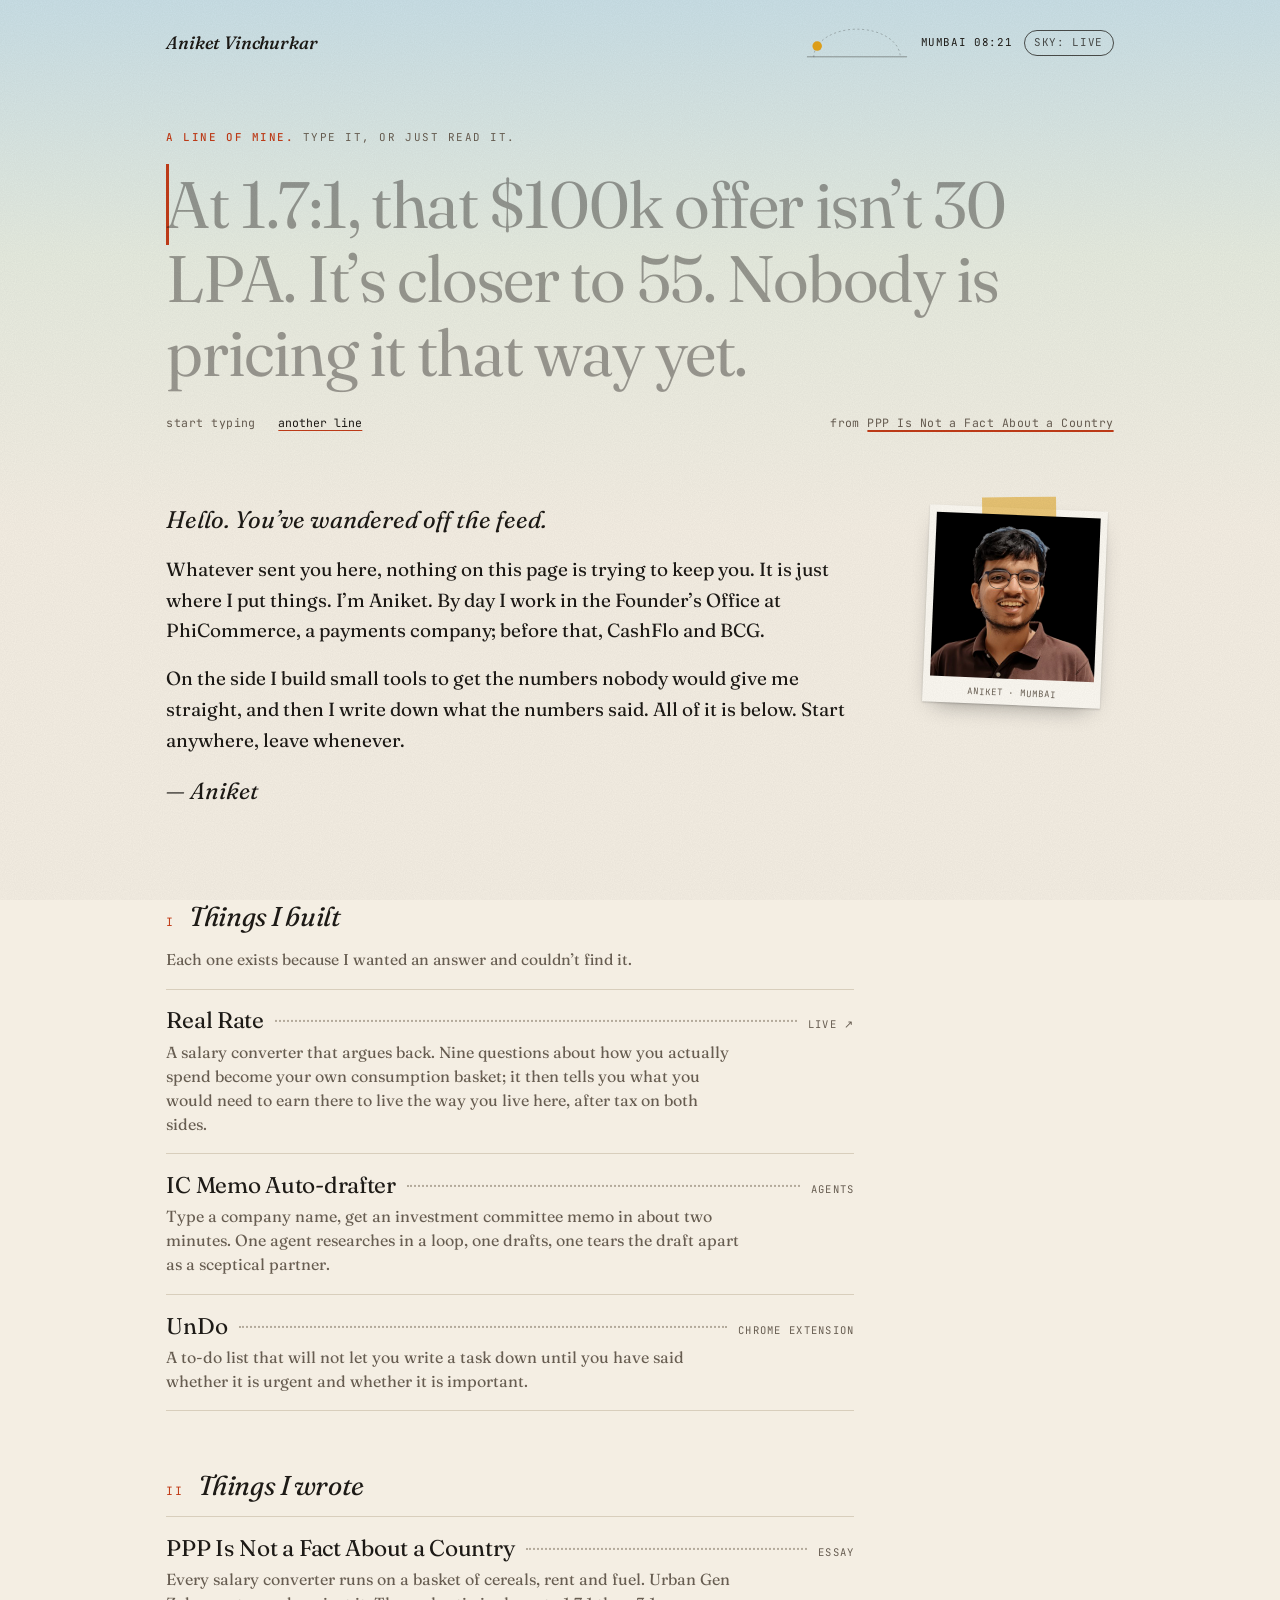
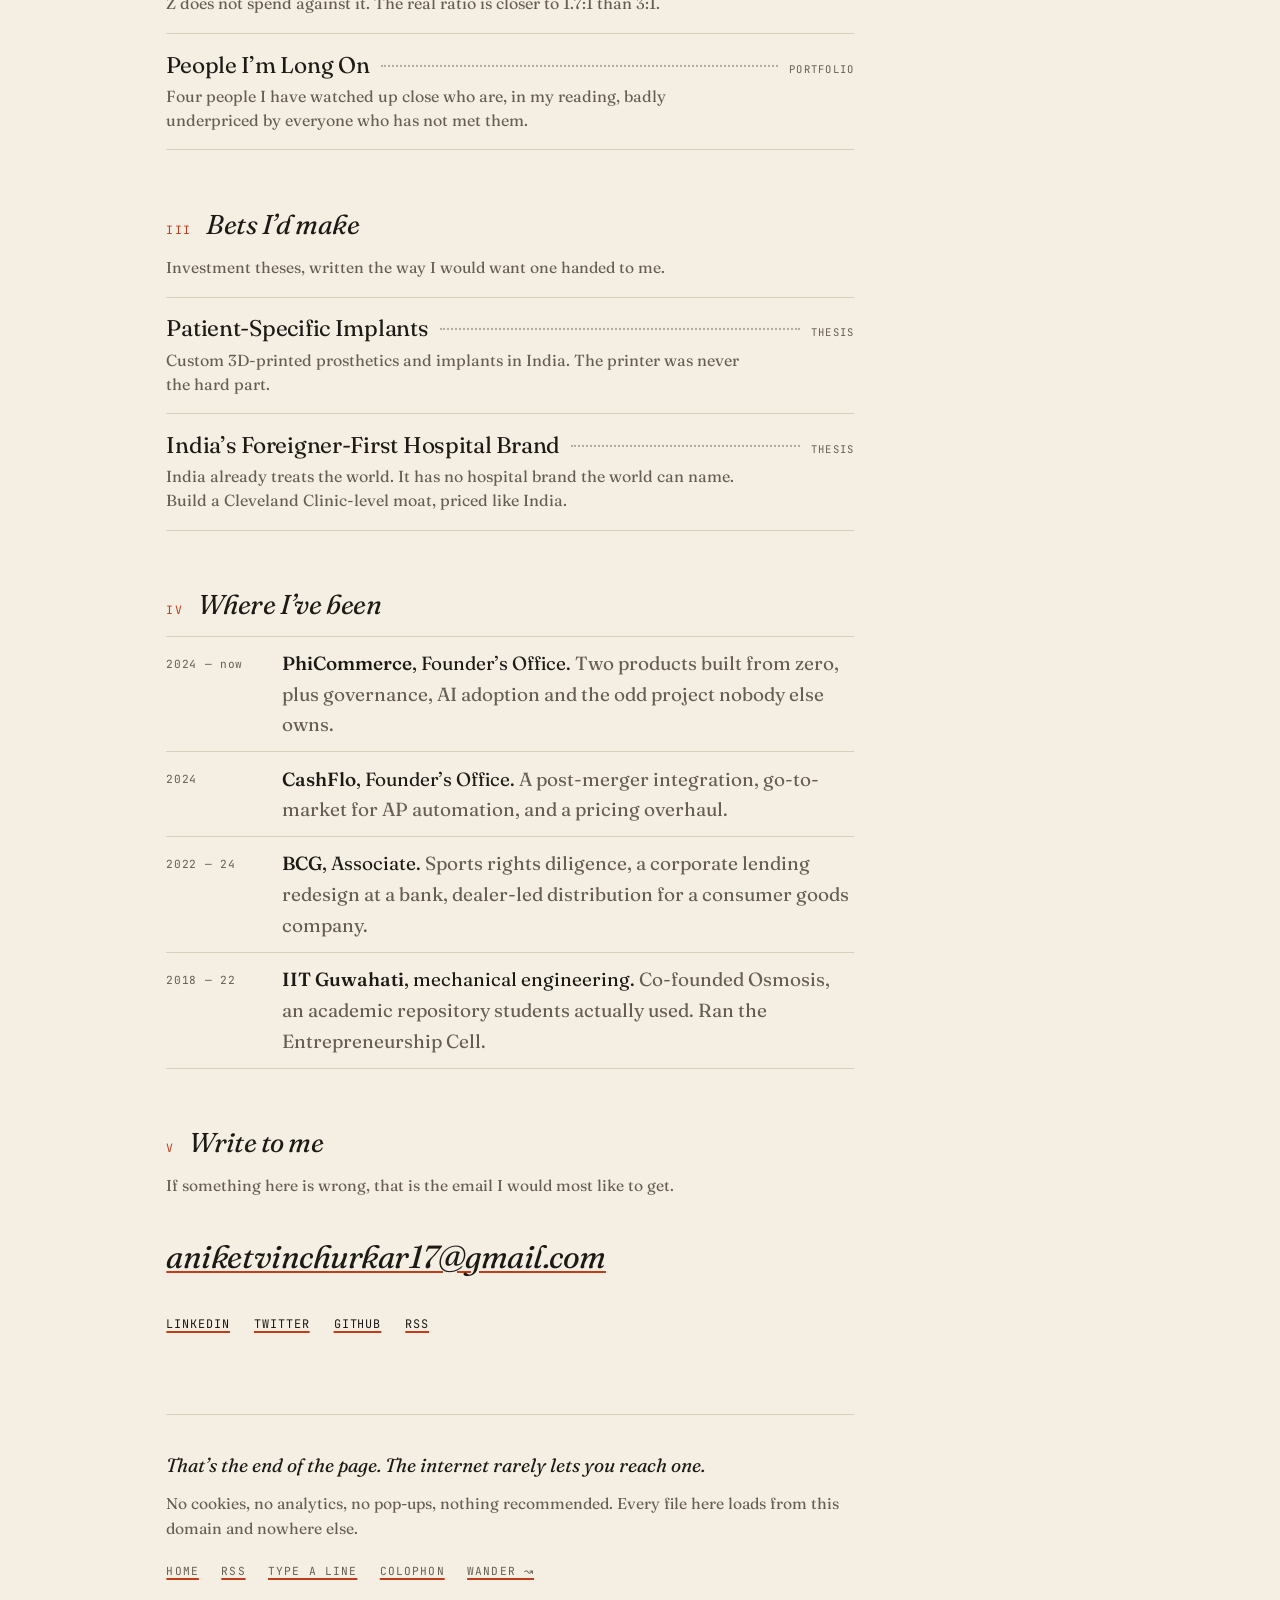
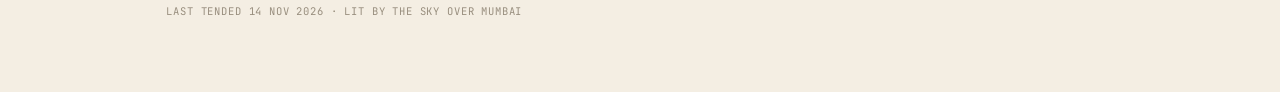
<file: index.html>
<!doctype html>
<!--
  Hello. If you are reading this, you opened the hood.
  There is no framework here and no build step: one stylesheet, three small scripts,
  two typefaces, all served from this domain. Nothing is watching you read.
-->
<html lang="en">
<head>
<meta charset="utf-8">
<meta name="viewport" content="width=device-width, initial-scale=1">
<title>Aniket Vinchurkar</title>
<meta name="description" content="Things I&#x27;ve built, essays on how Indian markets actually price things, and the bets I&#x27;d make. A quiet corner, off the feed.">
<link rel="canonical" href="https://aniketvinchurkar.com/">
<link rel="icon" href="/favicon.svg" type="image/svg+xml">
<link rel="preload" href="/fonts/fraunces.woff2" as="font" type="font/woff2" crossorigin>
<link rel="stylesheet" href="/assets/site.css?v=1">
<script src="/assets/sky.js?v=1"></script>
<link rel="alternate" type="application/rss+xml" title="Aniket Vinchurkar" href="https://aniketvinchurkar.com/feed.xml">
<meta property="og:type" content="website">
<meta property="og:site_name" content="Aniket Vinchurkar">
<meta property="og:url" content="https://aniketvinchurkar.com/">
<meta property="og:title" content="Aniket Vinchurkar">
<meta property="og:description" content="Things I&#x27;ve built, essays on how Indian markets actually price things, and the bets I&#x27;d make. A quiet corner, off the feed.">
<meta property="og:image" content="https://aniketvinchurkar.com/og/home.png">
<meta property="og:image:width" content="1200">
<meta property="og:image:height" content="630">
<meta name="twitter:card" content="summary_large_image">
<meta name="twitter:creator" content="@AniVinchurkar">
<meta name="twitter:image" content="https://aniketvinchurkar.com/og/home.png">
<script type="application/ld+json">
{
 "@context": "https://schema.org",
 "@type": "Person",
 "name": "Aniket Vinchurkar",
 "url": "https://aniketvinchurkar.com/",
 "image": "https://aniketvinchurkar.com/portrait.jpg",
 "jobTitle": "Founder's Office",
 "email": "mailto:aniketvinchurkar17@gmail.com",
 "alumniOf": {
  "@type": "CollegeOrUniversity",
  "name": "Indian Institute of Technology Guwahati"
 },
 "worksFor": {
  "@type": "Organization",
  "name": "PhiCommerce"
 },
 "sameAs": [
  "https://www.linkedin.com/in/ahvinchurkar",
  "https://twitter.com/AniVinchurkar",
  "https://github.com/aniketvinchurkar17"
 ]
}
</script>
</head>
<body>
<header class="top">
  <a class="mark" href="/">Aniket Vinchurkar</a>
  <div class="sky">
    <svg class="arc" viewBox="0 0 120 44" aria-hidden="true">
      <path class="path" d="M10 38 A50 32 0 0 1 110 38"/>
      <path class="horizon" d="M2 38 H118"/>
      <circle class="orb" r="5.5" cx="60" cy="6"/>
      <circle class="bite" r="5" cx="63" cy="4"/>
    </svg>
    <span class="clock"><span class="city">Mumbai </span><time id="clock"></time></span>
    <button class="skybtn" type="button">sky: live</button>
  </div>
</header>

<main>
  <h1 class="vh">Aniket Vinchurkar</h1>
  <div class="wrap">
  <section class="typer" data-typer data-autofocus>
    <span class="label"><b>A line of mine.</b> Type it, or just read it.</span>
    <p class="line"><span class="no-js-line">PPP is not a fact about a country. It is a fact about a basket.</span></p>
    <input class="typer-input" type="text" autocomplete="off" autocorrect="off" autocapitalize="off"
           spellcheck="false" aria-label="Type the line shown above">
    <div class="typer-foot"><span class="src">from <a href="/essays/gen-z-ppp.html">PPP Is Not a Fact About a Country</a></span></div>
  </section>

  <section class="letter">
    <figure class="photo">
      <img src="/portrait.jpg" width="400" height="400" alt="Aniket Vinchurkar">
      <figcaption>Aniket &middot; Mumbai</figcaption>
    </figure>
    <p class="hello">Hello. You&rsquo;ve wandered off the feed.</p>
    <p>
      Whatever sent you here, nothing on this page is trying to keep you. It is just where I
      put things. I&rsquo;m Aniket. By day I work in the Founder&rsquo;s Office at PhiCommerce,
      a payments company; before that, CashFlo and BCG.
    </p>
    <p>
      On the side I build small tools to get the numbers nobody would give me straight, and
      then I write down what the numbers said. All of it is below. Start anywhere, leave
      whenever.
    </p>
    <p class="sig">&mdash; Aniket</p>
  </section>

  <section class="shelf" id="built">
    <h2><span class="num">I</span>Things I built</h2>
    <p class="aside">Each one exists because I wanted an answer and couldn&rsquo;t find it.</p>
    <ol class="toc">
      <li>
        <a href="https://anik-eta.vercel.app"><span class="t">Real Rate</span><span class="dots"></span><span class="k">live &#8599;</span></a>
        <p>A salary converter that argues back. Nine questions about how you actually spend become your own consumption basket; it then tells you what you would need to earn there to live the way you live here, after tax on both sides.</p>
      </li>
      <li>
        <a href="/building/ic-memo-agent.html"><span class="t">IC Memo Auto-drafter</span><span class="dots"></span><span class="k">agents</span></a>
        <p>Type a company name, get an investment committee memo in about two minutes. One agent researches in a loop, one drafts, one tears the draft apart as a sceptical partner.</p>
      </li>
      <li>
        <a href="/building/undo.html"><span class="t">UnDo</span><span class="dots"></span><span class="k">chrome extension</span></a>
        <p>A to-do list that will not let you write a task down until you have said whether it is urgent and whether it is important.</p>
      </li>
    </ol>
  </section>

  <section class="shelf" id="written">
    <h2><span class="num">II</span>Things I wrote</h2>
    <ol class="toc">
      <li>
        <a href="/essays/gen-z-ppp.html"><span class="t">PPP Is Not a Fact About a Country</span><span class="dots"></span><span class="k">essay</span></a>
        <p>Every salary converter runs on a basket of cereals, rent and fuel. Urban Gen Z does not spend against it. The real ratio is closer to 1.7:1 than 3:1.</p>
      </li>
      <li>
        <a href="/essays/people.html"><span class="t">People I&rsquo;m Long On</span><span class="dots"></span><span class="k">portfolio</span></a>
        <p>Four people I have watched up close who are, in my reading, badly underpriced by everyone who has not met them.</p>
      </li>
    </ol>
  </section>

  <section class="shelf" id="bets">
    <h2><span class="num">III</span>Bets I&rsquo;d make</h2>
    <p class="aside">Investment theses, written the way I would want one handed to me.</p>
    <ol class="toc">
      <li>
        <a href="/theses/patient-specific-implants.html"><span class="t">Patient-Specific Implants</span><span class="dots"></span><span class="k">thesis</span></a>
        <p>Custom 3D-printed prosthetics and implants in India. The printer was never the hard part.</p>
      </li>
      <li>
        <a href="/theses/medical-tourism.html"><span class="t">India&rsquo;s Foreigner-First Hospital Brand</span><span class="dots"></span><span class="k">thesis</span></a>
        <p>India already treats the world. It has no hospital brand the world can name. Build a Cleveland Clinic-level moat, priced like India.</p>
      </li>
    </ol>
  </section>

  <section class="shelf" id="path">
    <h2><span class="num">IV</span>Where I&rsquo;ve been</h2>
    <ul class="path">
      <li><span class="y">2024 &mdash; now</span><span><b>PhiCommerce</b>, Founder&rsquo;s Office. <span class="d">Two products built from zero, plus governance, AI adoption and the odd project nobody else owns.</span></span></li>
      <li><span class="y">2024</span><span><b>CashFlo</b>, Founder&rsquo;s Office. <span class="d">A post-merger integration, go-to-market for AP automation, and a pricing overhaul.</span></span></li>
      <li><span class="y">2022 &mdash; 24</span><span><b>BCG</b>, Associate. <span class="d">Sports rights diligence, a corporate lending redesign at a bank, dealer-led distribution for a consumer goods company.</span></span></li>
      <li><span class="y">2018 &mdash; 22</span><span><b>IIT Guwahati</b>, mechanical engineering. <span class="d">Co-founded Osmosis, an academic repository students actually used. Ran the Entrepreneurship Cell.</span></span></li>
    </ul>
  </section>

  <section class="shelf reach" id="write">
    <h2><span class="num">V</span>Write to me</h2>
    <p class="aside">If something here is wrong, that is the email I would most like to get.</p>
    <p class="big"><a href="mailto:aniketvinchurkar17@gmail.com">aniketvinchurkar17@gmail.com</a></p>
    <ul>
      <li><a href="https://www.linkedin.com/in/ahvinchurkar">LinkedIn</a></li>
      <li><a href="https://twitter.com/AniVinchurkar">Twitter</a></li>
      <li><a href="https://github.com/aniketvinchurkar17">GitHub</a></li>
      <li><a href="/feed.xml">RSS</a></li>
    </ul>
  </section>

  <footer class="foot">
  <p class="end">That&rsquo;s the end of the page. The internet rarely lets you reach one.</p>
  <p>No cookies, no analytics, no pop-ups, nothing recommended. Every file here loads from this
  domain and nowhere else.</p>
  <nav>
    <a href="/">Home</a>
    <a href="/feed.xml">RSS</a>
    <a href="/typing.html">Type a line</a>
    <a href="/colophon.html">Colophon</a>
    <a href="/typing.html" data-wander>Wander &#8605;</a>
  </nav>
  <p class="tended">Last tended 14 Nov 2026 &middot; lit by the sky over Mumbai</p>
</footer>
  </div>
</main>
<script src="/assets/site.js?v=1" defer></script>
<script src="/assets/type.js?v=1" defer></script>
</body>
</html>
</file>
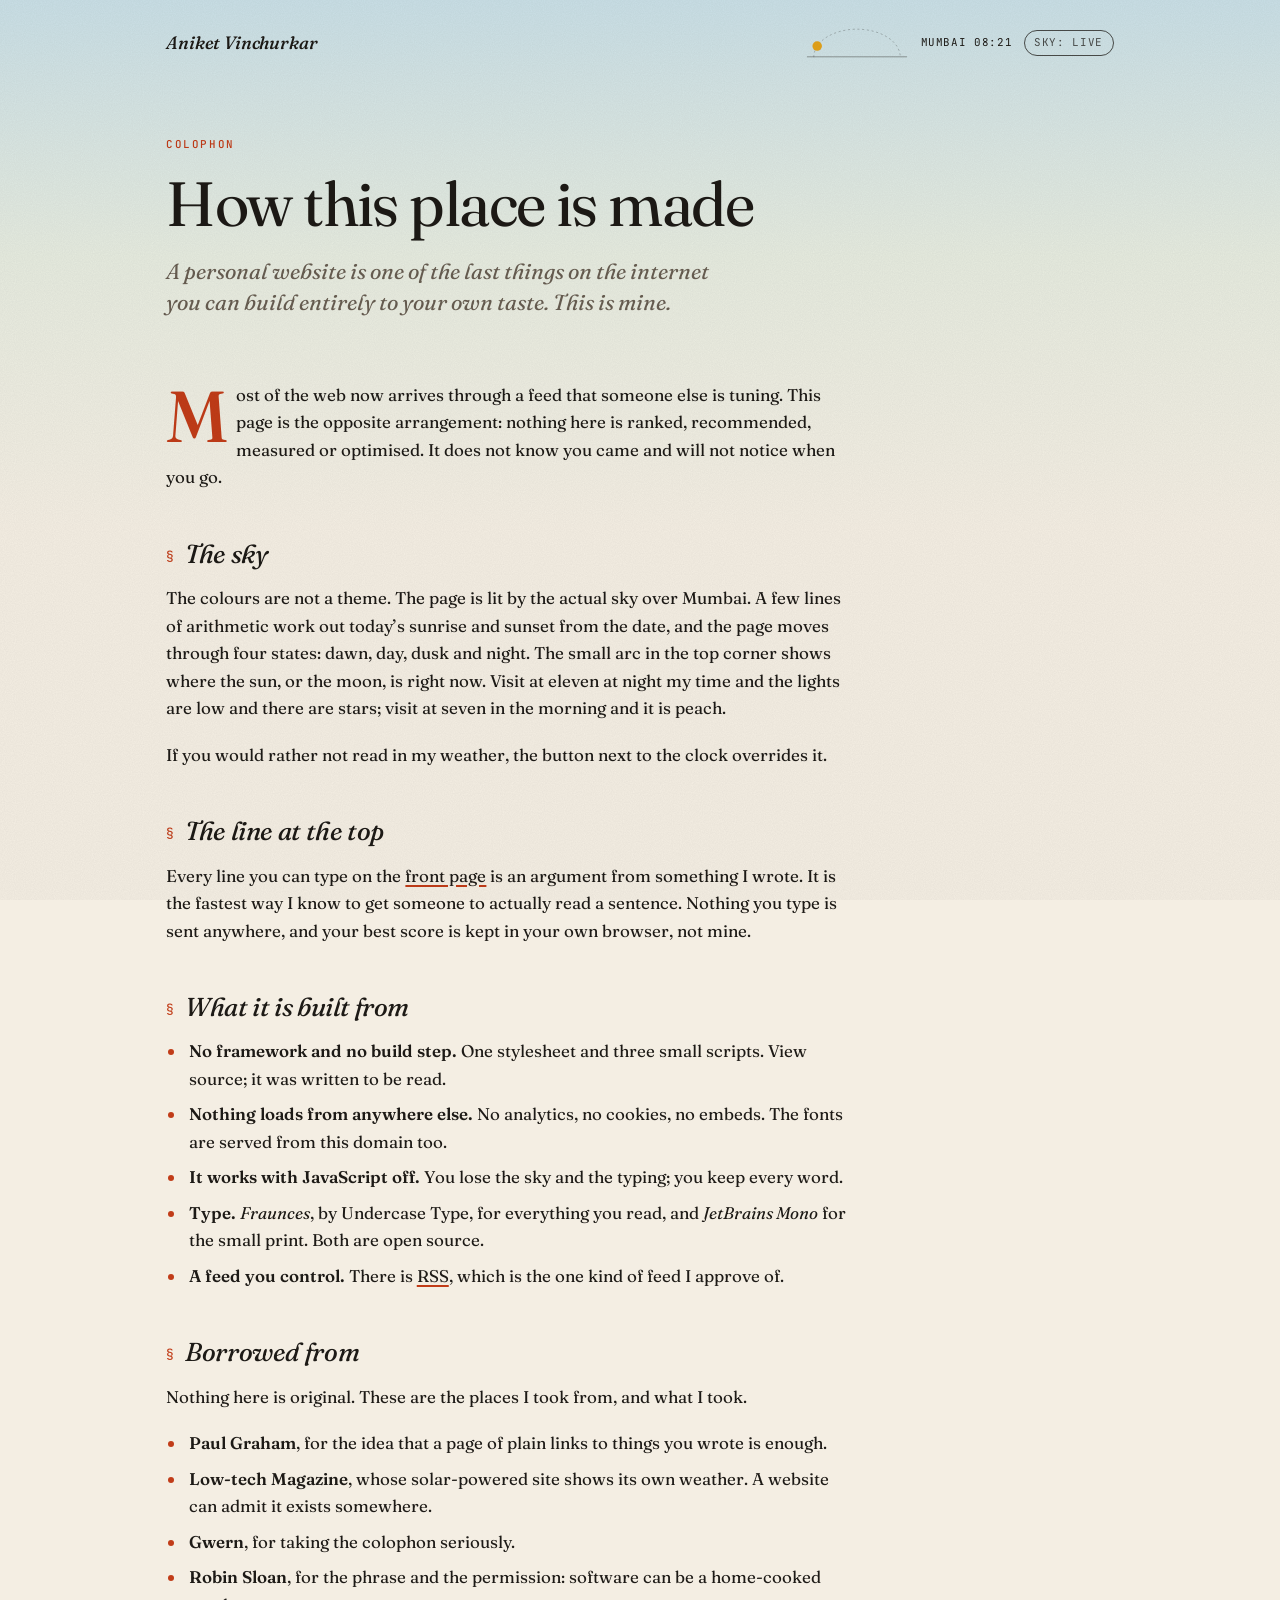
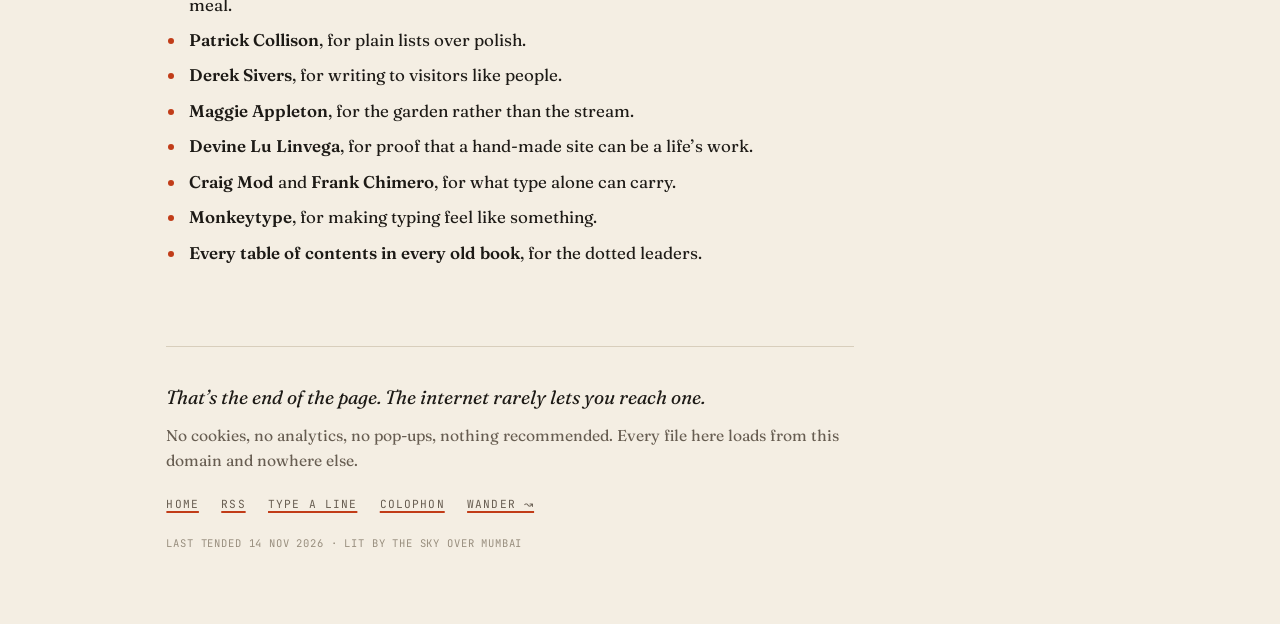
<file: colophon.html>
<!doctype html>
<!--
  Hello. If you are reading this, you opened the hood.
  There is no framework here and no build step: one stylesheet, three small scripts,
  two typefaces, all served from this domain. Nothing is watching you read.
-->
<html lang="en">
<head>
<meta charset="utf-8">
<meta name="viewport" content="width=device-width, initial-scale=1">
<title>Colophon &mdash; Aniket Vinchurkar</title>
<meta name="description" content="How this site is made, why the sky changes, and whose ideas it borrows.">
<link rel="canonical" href="https://aniketvinchurkar.com/colophon.html">
<link rel="icon" href="/favicon.svg" type="image/svg+xml">
<link rel="preload" href="/fonts/fraunces.woff2" as="font" type="font/woff2" crossorigin>
<link rel="stylesheet" href="/assets/site.css?v=1">
<script src="/assets/sky.js?v=1"></script>
<link rel="alternate" type="application/rss+xml" title="Aniket Vinchurkar" href="https://aniketvinchurkar.com/feed.xml">
<meta property="og:type" content="website">
<meta property="og:site_name" content="Aniket Vinchurkar">
<meta property="og:url" content="https://aniketvinchurkar.com/colophon.html">
<meta property="og:title" content="Colophon &mdash; Aniket Vinchurkar">
<meta property="og:description" content="How this site is made, why the sky changes, and whose ideas it borrows.">
<meta property="og:image" content="https://aniketvinchurkar.com/og/colophon.png">
<meta property="og:image:width" content="1200">
<meta property="og:image:height" content="630">
<meta name="twitter:card" content="summary_large_image">
<meta name="twitter:creator" content="@AniVinchurkar">
<meta name="twitter:image" content="https://aniketvinchurkar.com/og/colophon.png">
</head>
<body>
<div class="progress" aria-hidden="true"></div>
<header class="top">
  <a class="mark" href="/">Aniket Vinchurkar</a>
  <div class="sky">
    <svg class="arc" viewBox="0 0 120 44" aria-hidden="true">
      <path class="path" d="M10 38 A50 32 0 0 1 110 38"/>
      <path class="horizon" d="M2 38 H118"/>
      <circle class="orb" r="5.5" cx="60" cy="6"/>
      <circle class="bite" r="5" cx="63" cy="4"/>
    </svg>
    <span class="clock"><span class="city">Mumbai </span><time id="clock"></time></span>
    <button class="skybtn" type="button">sky: live</button>
  </div>
</header>

<main class="wrap piece">
<article>
  <header>
    <span class="label"><b>Colophon</b></span>
    <h1>How this place is made</h1>
    <p class="standfirst">A personal website is one of the last things on the internet you can
    build entirely to your own taste. This is mine.</p>
  </header>

  <div class="body lead">
  <p>
    Most of the web now arrives through a feed that someone else is tuning. This page is the
    opposite arrangement: nothing here is ranked, recommended, measured or optimised. It does
    not know you came and will not notice when you go.
  </p>

  <h2>The sky</h2>
  <p>
    The colours are not a theme. The page is lit by the actual sky over Mumbai. A few lines of
    arithmetic work out today&rsquo;s sunrise and sunset from the date, and the page moves
    through four states: dawn, day, dusk and night. The small arc in the top corner shows
    where the sun, or the moon, is right now. Visit at eleven at night my time and the lights
    are low and there are stars; visit at seven in the morning and it is peach.
  </p>
  <p>
    If you would rather not read in my weather, the button next to the clock overrides it.
  </p>

  <h2>The line at the top</h2>
  <p>
    Every line you can type on the <a href="/">front page</a> is an argument from something I
    wrote. It is the fastest way I know to get someone to actually read a sentence. Nothing you
    type is sent anywhere, and your best score is kept in your own browser, not mine.
  </p>

  <h2>What it is built from</h2>
  <ul>
    <li><strong>No framework and no build step.</strong> One stylesheet and three small scripts. View source; it was written to be read.</li>
    <li><strong>Nothing loads from anywhere else.</strong> No analytics, no cookies, no embeds. The fonts are served from this domain too.</li>
    <li><strong>It works with JavaScript off.</strong> You lose the sky and the typing; you keep every word.</li>
    <li><strong>Type.</strong> <em>Fraunces</em>, by Undercase Type, for everything you read, and <em>JetBrains Mono</em> for the small print. Both are open source.</li>
    <li><strong>A feed you control.</strong> There is <a href="/feed.xml">RSS</a>, which is the one kind of feed I approve of.</li>
  </ul>

  <h2>Borrowed from</h2>
  <p>
    Nothing here is original. These are the places I took from, and what I took.
  </p>
  <ul>
    <li><strong>Paul Graham</strong>, for the idea that a page of plain links to things you wrote is enough.</li>
    <li><strong>Low-tech Magazine</strong>, whose solar-powered site shows its own weather. A website can admit it exists somewhere.</li>
    <li><strong>Gwern</strong>, for taking the colophon seriously.</li>
    <li><strong>Robin Sloan</strong>, for the phrase and the permission: software can be a home-cooked meal.</li>
    <li><strong>Patrick Collison</strong>, for plain lists over polish.</li>
    <li><strong>Derek Sivers</strong>, for writing to visitors like people.</li>
    <li><strong>Maggie Appleton</strong>, for the garden rather than the stream.</li>
    <li><strong>Devine Lu Linvega</strong>, for proof that a hand-made site can be a life&rsquo;s work.</li>
    <li><strong>Craig Mod</strong> and <strong>Frank Chimero</strong>, for what type alone can carry.</li>
    <li><strong>Monkeytype</strong>, for making typing feel like something.</li>
    <li><strong>Every table of contents in every old book</strong>, for the dotted leaders.</li>
  </ul>
  </div>
</article>

<footer class="foot">
  <p class="end">That&rsquo;s the end of the page. The internet rarely lets you reach one.</p>
  <p>No cookies, no analytics, no pop-ups, nothing recommended. Every file here loads from this
  domain and nowhere else.</p>
  <nav>
    <a href="/">Home</a>
    <a href="/feed.xml">RSS</a>
    <a href="/typing.html">Type a line</a>
    <a href="/colophon.html">Colophon</a>
    <a href="/typing.html" data-wander>Wander &#8605;</a>
  </nav>
  <p class="tended">Last tended 14 Nov 2026 &middot; lit by the sky over Mumbai</p>
</footer>
</main>
<script src="/assets/site.js?v=1" defer></script>
</body>
</html>
</file>
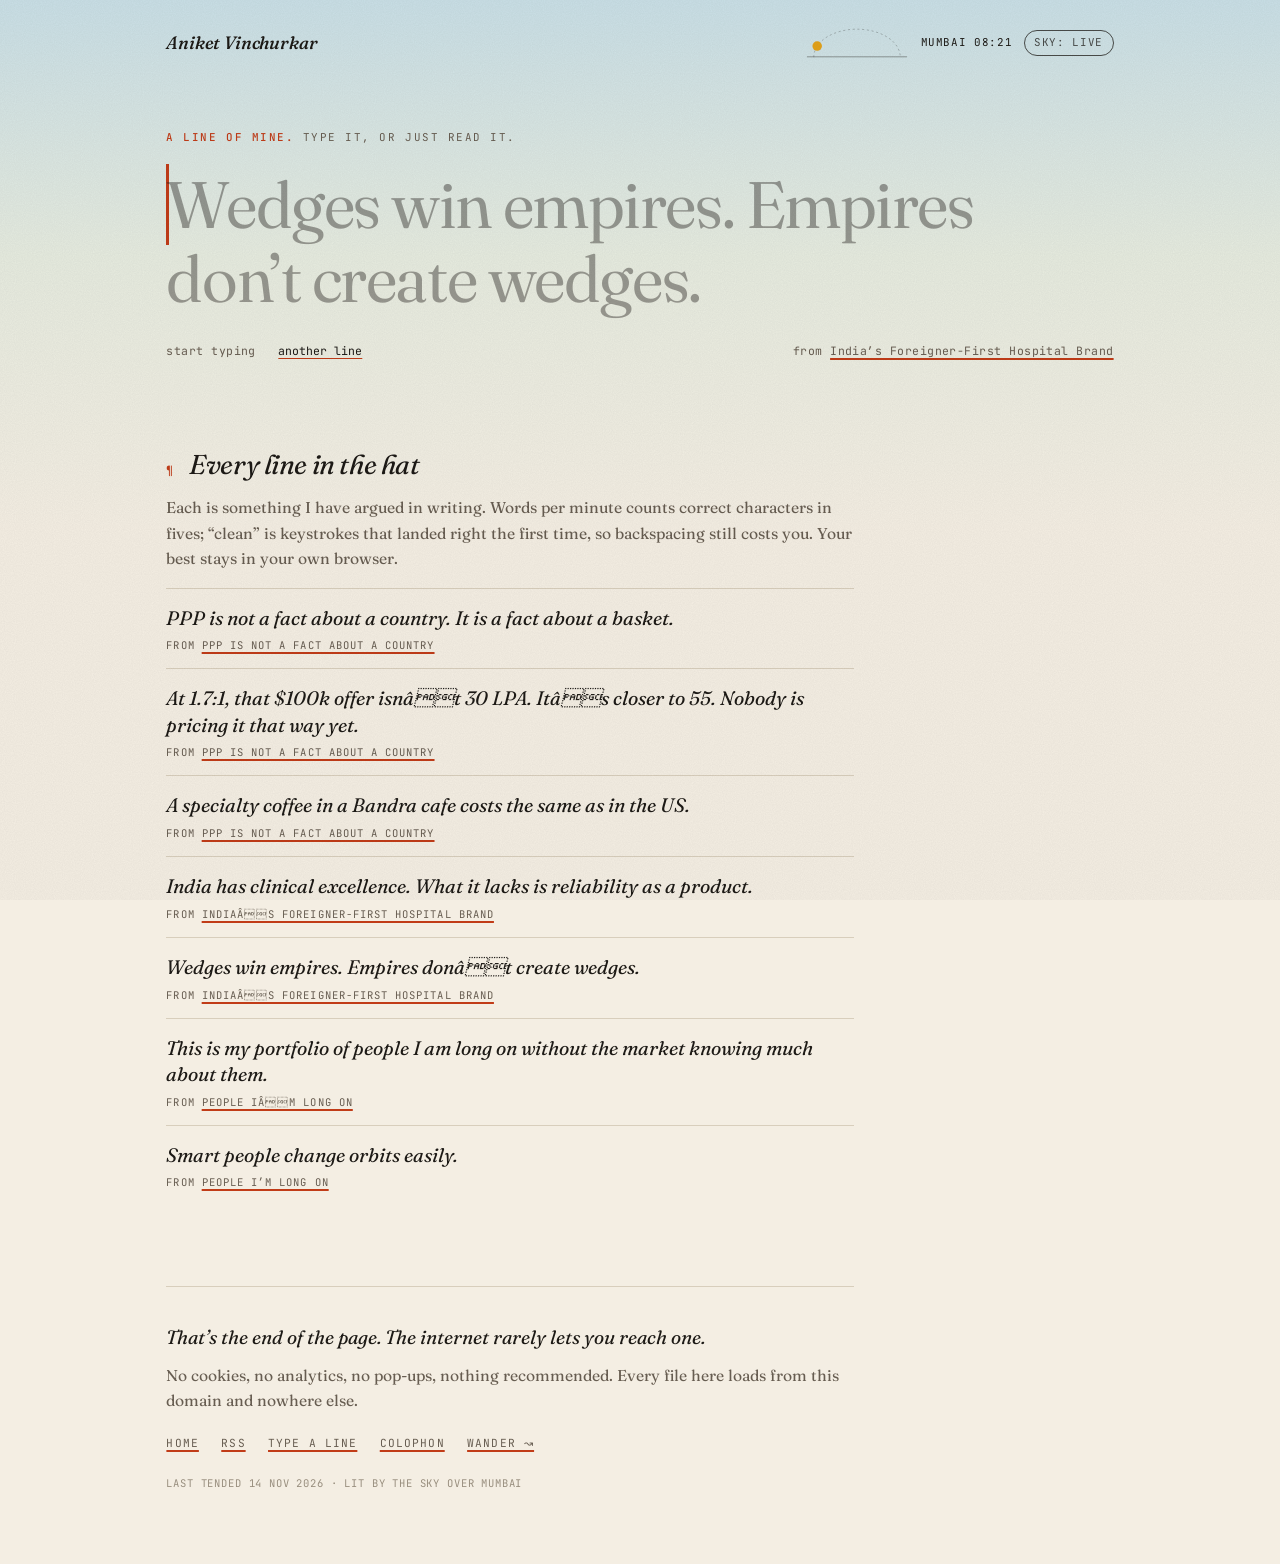
<file: typing.html>
<!doctype html>
<!--
  Hello. If you are reading this, you opened the hood.
  There is no framework here and no build step: one stylesheet, three small scripts,
  two typefaces, all served from this domain. Nothing is watching you read.
-->
<html lang="en">
<head>
<meta charset="utf-8">
<meta name="viewport" content="width=device-width, initial-scale=1">
<title>Lines of mine, for typing &mdash; Aniket Vinchurkar</title>
<meta name="description" content="A typing test where every line is an argument from my own writing. Because why not.">
<link rel="canonical" href="https://aniketvinchurkar.com/typing.html">
<link rel="icon" href="/favicon.svg" type="image/svg+xml">
<link rel="preload" href="/fonts/fraunces.woff2" as="font" type="font/woff2" crossorigin>
<link rel="stylesheet" href="/assets/site.css?v=1">
<script src="/assets/sky.js?v=1"></script>
<link rel="alternate" type="application/rss+xml" title="Aniket Vinchurkar" href="https://aniketvinchurkar.com/feed.xml">
<meta property="og:type" content="website">
<meta property="og:site_name" content="Aniket Vinchurkar">
<meta property="og:url" content="https://aniketvinchurkar.com/typing.html">
<meta property="og:title" content="Lines of mine, for typing &mdash; Aniket Vinchurkar">
<meta property="og:description" content="A typing test where every line is an argument from my own writing. Because why not.">
<meta property="og:image" content="https://aniketvinchurkar.com/og/typing.png">
<meta property="og:image:width" content="1200">
<meta property="og:image:height" content="630">
<meta name="twitter:card" content="summary_large_image">
<meta name="twitter:creator" content="@AniVinchurkar">
<meta name="twitter:image" content="https://aniketvinchurkar.com/og/typing.png">
</head>
<body>
<header class="top">
  <a class="mark" href="/">Aniket Vinchurkar</a>
  <div class="sky">
    <svg class="arc" viewBox="0 0 120 44" aria-hidden="true">
      <path class="path" d="M10 38 A50 32 0 0 1 110 38"/>
      <path class="horizon" d="M2 38 H118"/>
      <circle class="orb" r="5.5" cx="60" cy="6"/>
      <circle class="bite" r="5" cx="63" cy="4"/>
    </svg>
    <span class="clock"><span class="city">Mumbai </span><time id="clock"></time></span>
    <button class="skybtn" type="button">sky: live</button>
  </div>
</header>

<main>
  <h1 class="vh">Lines of mine, for typing</h1>
  <div class="wrap">
  <section class="typer" data-typer data-autofocus>
    <span class="label"><b>A line of mine.</b> Type it, or just read it.</span>
    <p class="line"><span class="no-js-line">PPP is not a fact about a country. It is a fact about a basket.</span></p>
    <input class="typer-input" type="text" autocomplete="off" autocorrect="off" autocapitalize="off"
           spellcheck="false" aria-label="Type the line shown above">
    <div class="typer-foot"><span class="src">from <a href="/essays/gen-z-ppp.html">PPP Is Not a Fact About a Country</a></span></div>
  </section>
  <section class="shelf">
    <h2><span class="num">&para;</span>Every line in the hat</h2>
    <p class="aside">Each is something I have argued in writing. Words per minute counts correct
    characters in fives; &ldquo;clean&rdquo; is keystrokes that landed right the first time, so
    backspacing still costs you. Your best stays in your own browser.</p>
    <ol class="lines">
      <li>PPP is not a fact about a country. It is a fact about a basket.<small>from <a href="/essays/gen-z-ppp.html">PPP Is Not a Fact About a Country</a></small></li>
      <li>At 1.7:1, that $100k offer isnât 30 LPA. Itâs closer to 55. Nobody is pricing it that way yet.<small>from <a href="/essays/gen-z-ppp.html">PPP Is Not a Fact About a Country</a></small></li>
      <li>A specialty coffee in a Bandra cafe costs the same as in the US.<small>from <a href="/essays/gen-z-ppp.html">PPP Is Not a Fact About a Country</a></small></li>
      <li>India has clinical excellence. What it lacks is reliability as a product.<small>from <a href="/theses/medical-tourism.html">Indiaâs Foreigner-First Hospital Brand</a></small></li>
      <li>Wedges win empires. Empires donât create wedges.<small>from <a href="/theses/medical-tourism.html">Indiaâs Foreigner-First Hospital Brand</a></small></li>
      <li>This is my portfolio of people I am long on without the market knowing much about them.<small>from <a href="/essays/people.html">People Iâm Long On</a></small></li>
      <li>Smart people change orbits easily.<small>from <a href="/essays/people.html">People I’m Long On</a></small></li>
    </ol>
  </section>
  <footer class="foot">
  <p class="end">That&rsquo;s the end of the page. The internet rarely lets you reach one.</p>
  <p>No cookies, no analytics, no pop-ups, nothing recommended. Every file here loads from this
  domain and nowhere else.</p>
  <nav>
    <a href="/">Home</a>
    <a href="/feed.xml">RSS</a>
    <a href="/typing.html">Type a line</a>
    <a href="/colophon.html">Colophon</a>
    <a href="/typing.html" data-wander>Wander &#8605;</a>
  </nav>
  <p class="tended">Last tended 14 Nov 2026 &middot; lit by the sky over Mumbai</p>
</footer>
  </div>
</main>
<script src="/assets/site.js?v=1" defer></script>
<script src="/assets/type.js?v=1" defer></script>
</body>
</html>
</file>
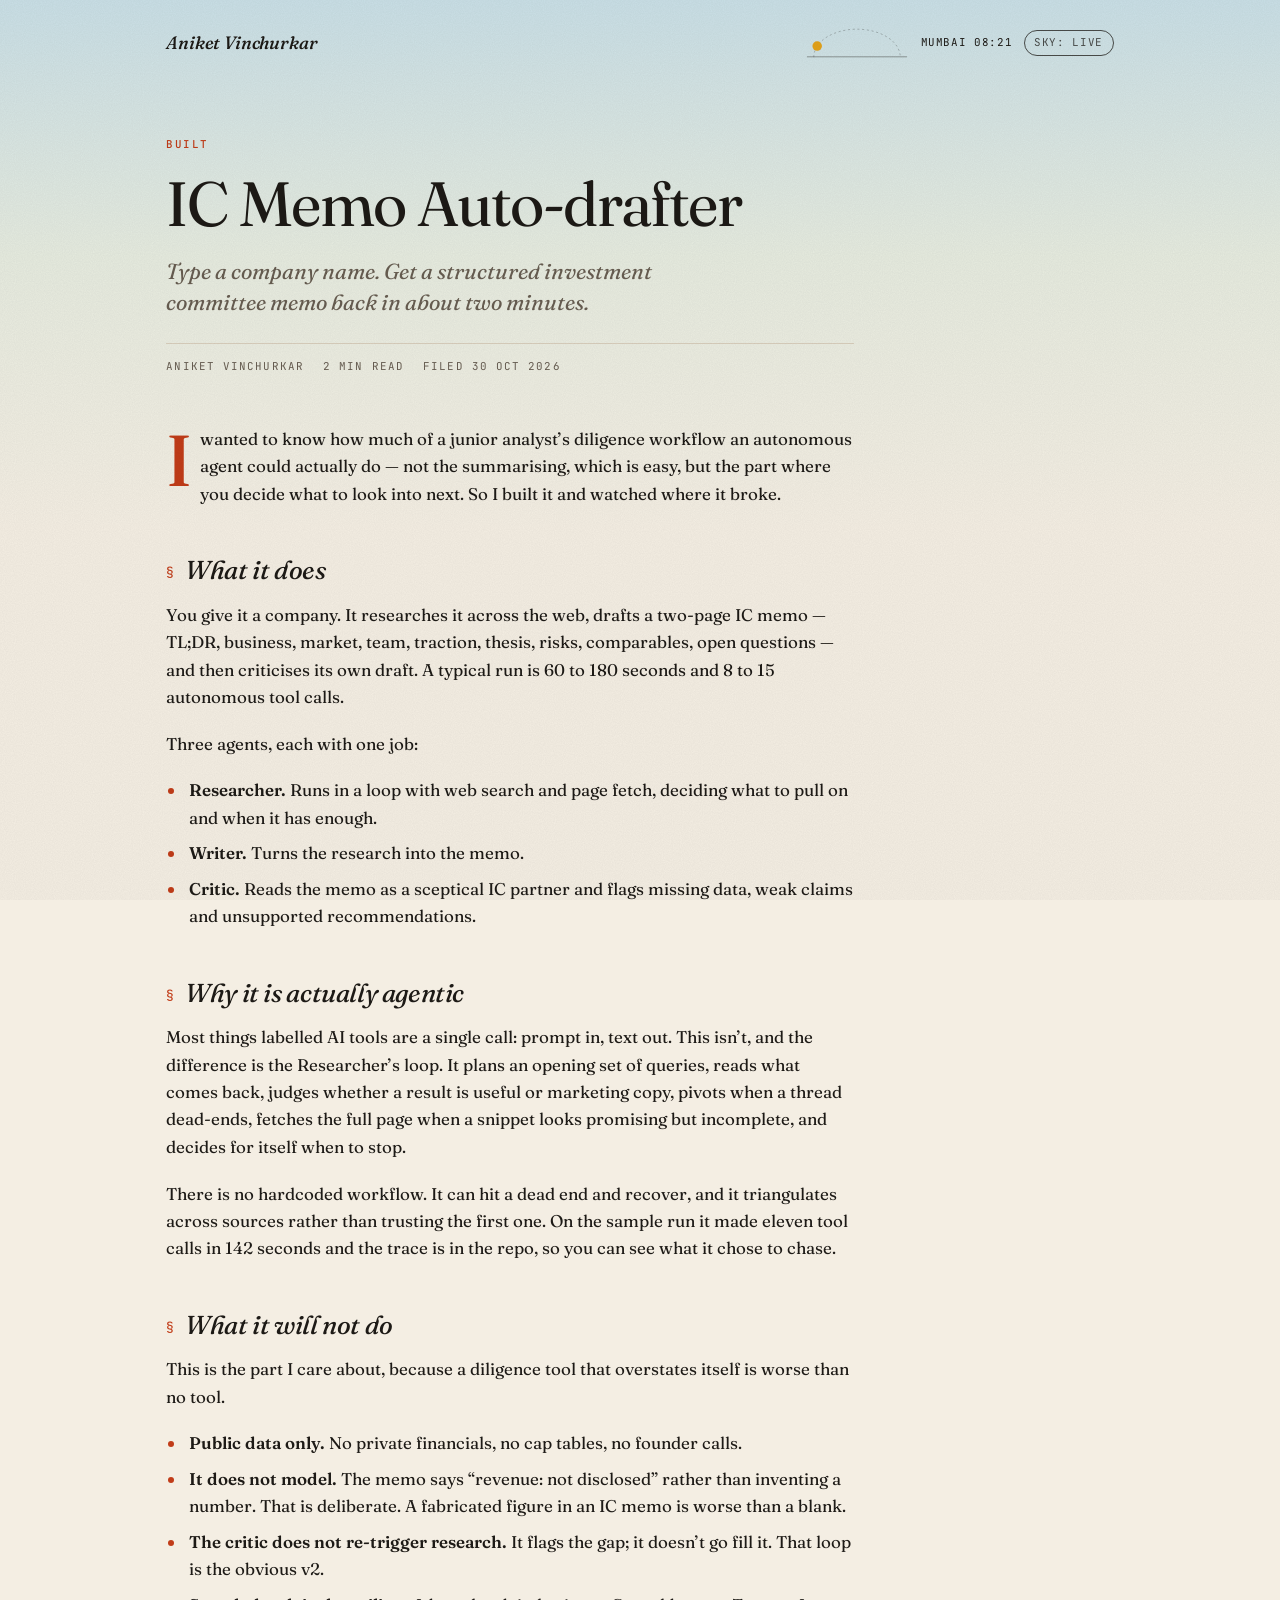
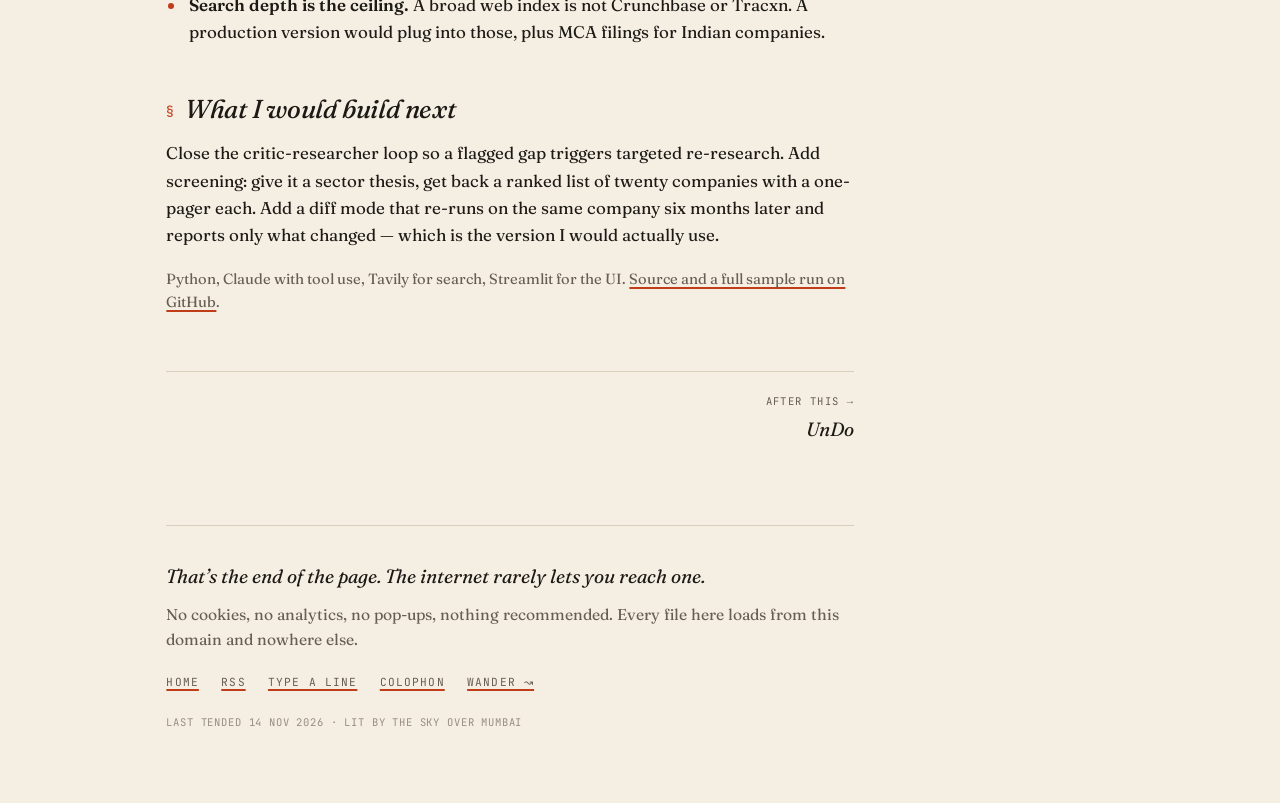
<file: building/ic-memo-agent.html>
<!doctype html>
<!--
  Hello. If you are reading this, you opened the hood.
  There is no framework here and no build step: one stylesheet, three small scripts,
  two typefaces, all served from this domain. Nothing is watching you read.
-->
<html lang="en">
<head>
<meta charset="utf-8">
<meta name="viewport" content="width=device-width, initial-scale=1">
<title>IC Memo Auto-drafter &mdash; Aniket Vinchurkar</title>
<meta name="description" content="A multi-agent diligence tool. Type a company name, get a structured investment committee memo back in about two minutes.">
<link rel="canonical" href="https://aniketvinchurkar.com/building/ic-memo-agent.html">
<link rel="icon" href="/favicon.svg" type="image/svg+xml">
<link rel="preload" href="/fonts/fraunces.woff2" as="font" type="font/woff2" crossorigin>
<link rel="stylesheet" href="/assets/site.css?v=1">
<script src="/assets/sky.js?v=1"></script>
<link rel="alternate" type="application/rss+xml" title="Aniket Vinchurkar" href="https://aniketvinchurkar.com/feed.xml">
<meta property="og:type" content="article">
<meta property="og:site_name" content="Aniket Vinchurkar">
<meta property="og:url" content="https://aniketvinchurkar.com/building/ic-memo-agent.html">
<meta property="og:title" content="IC Memo Auto-drafter &mdash; Aniket Vinchurkar">
<meta property="og:description" content="A multi-agent diligence tool. Type a company name, get a structured investment committee memo back in about two minutes.">
<meta property="og:image" content="https://aniketvinchurkar.com/og/building-ic-memo-agent.png">
<meta property="og:image:width" content="1200">
<meta property="og:image:height" content="630">
<meta name="twitter:card" content="summary_large_image">
<meta name="twitter:creator" content="@AniVinchurkar">
<meta name="twitter:image" content="https://aniketvinchurkar.com/og/building-ic-memo-agent.png">
<script type="application/ld+json">
{
 "@context": "https://schema.org",
 "@type": "Article",
 "headline": "IC Memo Auto-drafter",
 "description": "A multi-agent diligence tool. Type a company name, get a structured investment committee memo back in about two minutes.",
 "datePublished": "2026-10-30",
 "url": "https://aniketvinchurkar.com/building/ic-memo-agent.html",
 "image": "https://aniketvinchurkar.com/og/building-ic-memo-agent.png",
 "author": {
  "@type": "Person",
  "name": "Aniket Vinchurkar",
  "url": "https://aniketvinchurkar.com/"
 }
}
</script>
</head>
<body>
<div class="progress" aria-hidden="true"></div>
<header class="top">
  <a class="mark" href="/">Aniket Vinchurkar</a>
  <div class="sky">
    <svg class="arc" viewBox="0 0 120 44" aria-hidden="true">
      <path class="path" d="M10 38 A50 32 0 0 1 110 38"/>
      <path class="horizon" d="M2 38 H118"/>
      <circle class="orb" r="5.5" cx="60" cy="6"/>
      <circle class="bite" r="5" cx="63" cy="4"/>
    </svg>
    <span class="clock"><span class="city">Mumbai </span><time id="clock"></time></span>
    <button class="skybtn" type="button">sky: live</button>
  </div>
</header>

<main class="wrap piece">
<article>
  <header>
    <span class="label"><b>Built</b></span>
    <h1>IC Memo Auto-drafter</h1>
    <p class="standfirst">Type a company name. Get a structured investment committee memo back in about two minutes.</p>
    <p class="meta"><span>Aniket Vinchurkar</span><span>2 min read</span><span>Filed 30 Oct 2026</span></p>
  </header>

  <div class="body lead">
  <p>
    I wanted to know how much of a junior analyst&rsquo;s diligence workflow an autonomous
    agent could actually do &mdash; not the summarising, which is easy, but the part where
    you decide what to look into next. So I built it and watched where it broke.
  </p>

  <h2>What it does</h2>

  <p>
    You give it a company. It researches it across the web, drafts a two-page IC memo
    &mdash; TL;DR, business, market, team, traction, thesis, risks, comparables, open
    questions &mdash; and then criticises its own draft. A typical run is 60 to 180 seconds
    and 8 to 15 autonomous tool calls.
  </p>

  <p>
    Three agents, each with one job:
  </p>

  <ul>
    <li><strong>Researcher.</strong> Runs in a loop with web search and page fetch, deciding
    what to pull on and when it has enough.</li>
    <li><strong>Writer.</strong> Turns the research into the memo.</li>
    <li><strong>Critic.</strong> Reads the memo as a sceptical IC partner and flags missing
    data, weak claims and unsupported recommendations.</li>
  </ul>

  <h2>Why it is actually agentic</h2>

  <p>
    Most things labelled AI tools are a single call: prompt in, text out. This isn&rsquo;t,
    and the difference is the Researcher&rsquo;s loop. It plans an opening set of queries,
    reads what comes back, judges whether a result is useful or marketing copy, pivots when
    a thread dead-ends, fetches the full page when a snippet looks promising but incomplete,
    and decides for itself when to stop.
  </p>

  <p>
    There is no hardcoded workflow. It can hit a dead end and recover, and it triangulates
    across sources rather than trusting the first one. On the sample run it made eleven tool
    calls in 142 seconds and the trace is in the repo, so you can see what it chose to chase.
  </p>

  <h2>What it will not do</h2>

  <p>
    This is the part I care about, because a diligence tool that overstates itself is worse
    than no tool.
  </p>

  <ul>
    <li><strong>Public data only.</strong> No private financials, no cap tables, no founder
    calls.</li>
    <li><strong>It does not model.</strong> The memo says &ldquo;revenue: not
    disclosed&rdquo; rather than inventing a number. That is deliberate. A fabricated figure
    in an IC memo is worse than a blank.</li>
    <li><strong>The critic does not re-trigger research.</strong> It flags the gap; it
    doesn&rsquo;t go fill it. That loop is the obvious v2.</li>
    <li><strong>Search depth is the ceiling.</strong> A broad web index is not Crunchbase or
    Tracxn. A production version would plug into those, plus MCA filings for Indian
    companies.</li>
  </ul>

  <h2>What I would build next</h2>

  <p>
    Close the critic-researcher loop so a flagged gap triggers targeted re-research. Add
    screening: give it a sector thesis, get back a ranked list of twenty companies with a
    one-pager each. Add a diff mode that re-runs on the same company six months later and
    reports only what changed &mdash; which is the version I would actually use.
  </p>

  <p class="footnote">
    Python, Claude with tool use, Tavily for search, Streamlit for the UI.
    <a href="https://github.com/aniketvinchurkar17/ic-memo-agent">Source and a full sample
    run on GitHub</a>.
  </p>
  </div>
</article>

<nav class="onward">
  <a class="next" href="/building/undo.html"><span class="dir">After this &rarr;</span><span class="ttl">UnDo</span></a>
</nav>

<footer class="foot">
  <p class="end">That&rsquo;s the end of the page. The internet rarely lets you reach one.</p>
  <p>No cookies, no analytics, no pop-ups, nothing recommended. Every file here loads from this
  domain and nowhere else.</p>
  <nav>
    <a href="/">Home</a>
    <a href="/feed.xml">RSS</a>
    <a href="/typing.html">Type a line</a>
    <a href="/colophon.html">Colophon</a>
    <a href="/typing.html" data-wander>Wander &#8605;</a>
  </nav>
  <p class="tended">Last tended 14 Nov 2026 &middot; lit by the sky over Mumbai</p>
</footer>
</main>
<script src="/assets/site.js?v=1" defer></script>
</body>
</html>
</file>
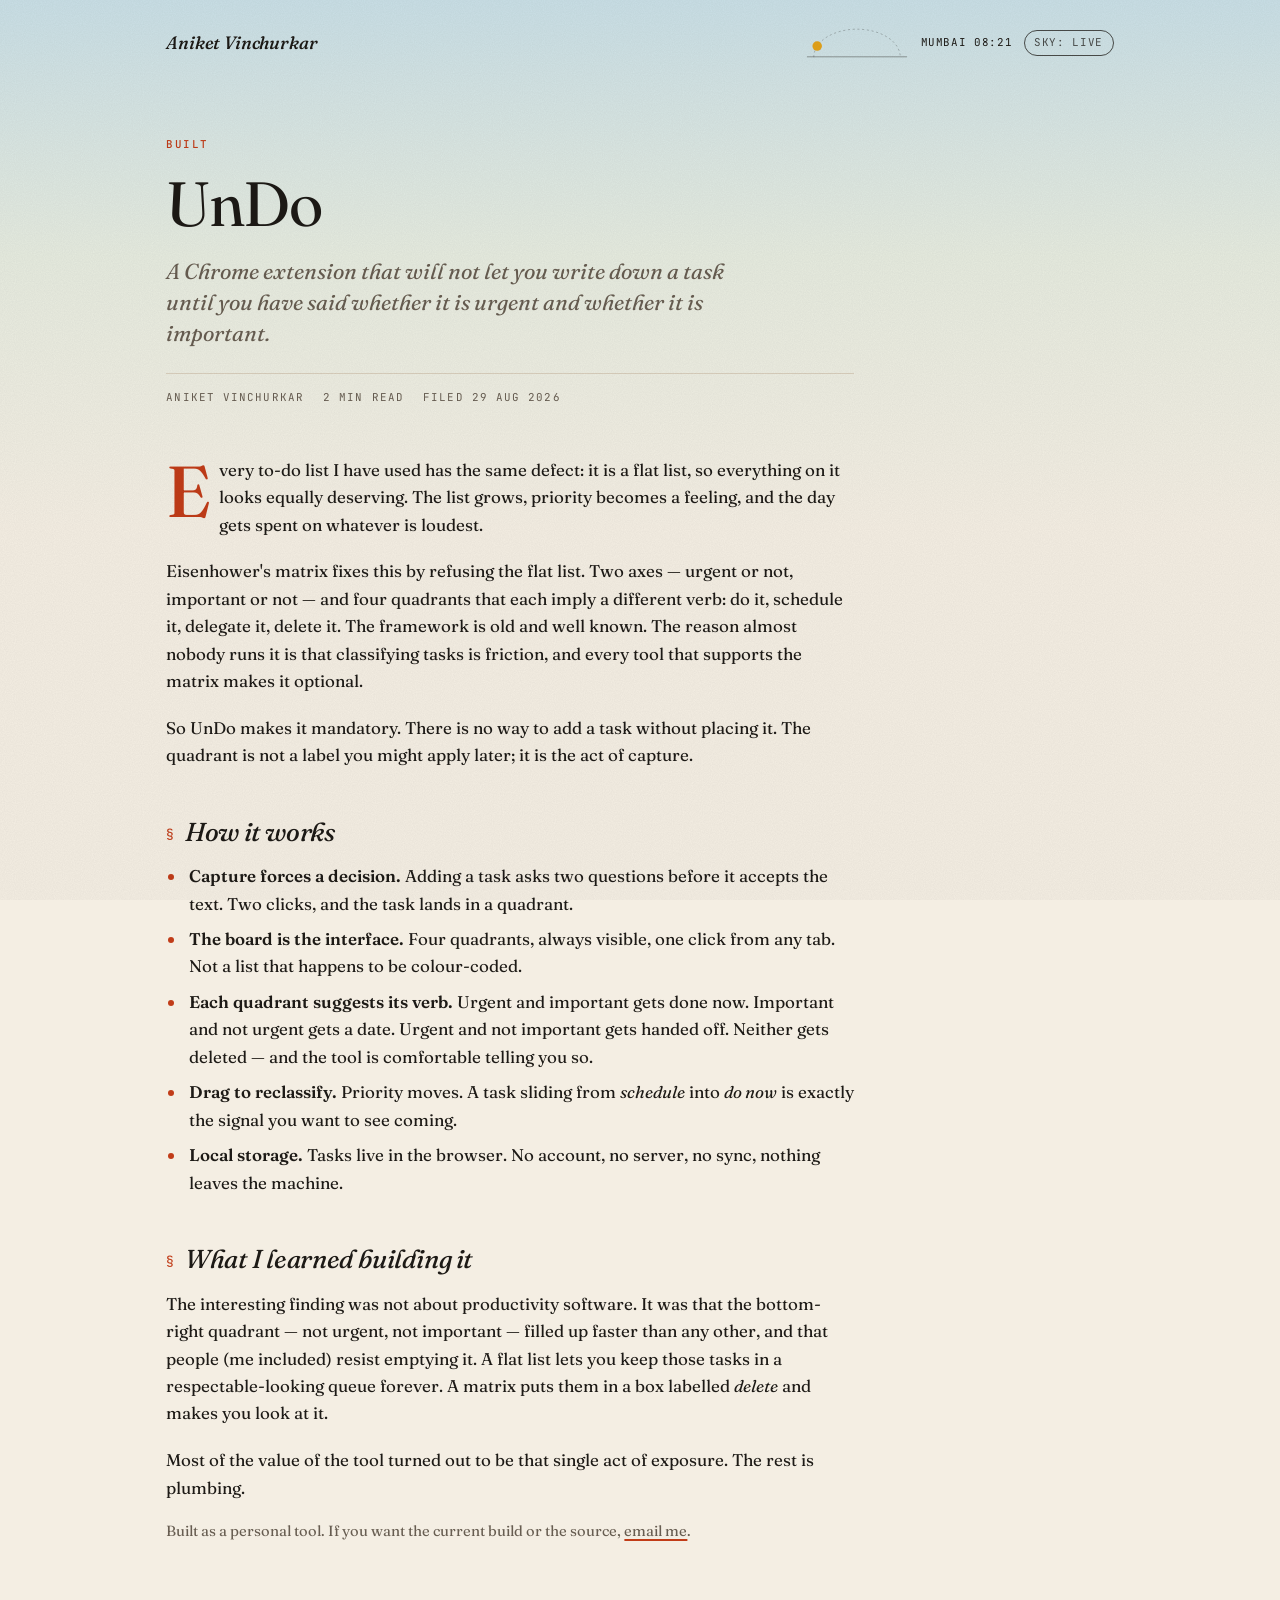
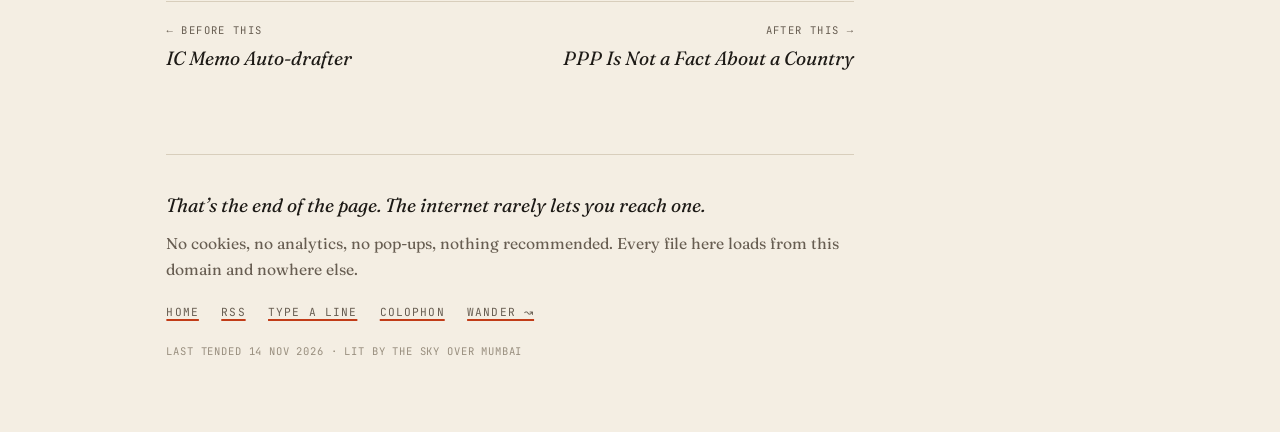
<file: building/undo.html>
<!doctype html>
<!--
  Hello. If you are reading this, you opened the hood.
  There is no framework here and no build step: one stylesheet, three small scripts,
  two typefaces, all served from this domain. Nothing is watching you read.
-->
<html lang="en">
<head>
<meta charset="utf-8">
<meta name="viewport" content="width=device-width, initial-scale=1">
<title>UnDo &mdash; Aniket Vinchurkar</title>
<meta name="description" content="A Chrome extension that forces every task into an Eisenhower quadrant before you are allowed to write it down.">
<link rel="canonical" href="https://aniketvinchurkar.com/building/undo.html">
<link rel="icon" href="/favicon.svg" type="image/svg+xml">
<link rel="preload" href="/fonts/fraunces.woff2" as="font" type="font/woff2" crossorigin>
<link rel="stylesheet" href="/assets/site.css?v=1">
<script src="/assets/sky.js?v=1"></script>
<link rel="alternate" type="application/rss+xml" title="Aniket Vinchurkar" href="https://aniketvinchurkar.com/feed.xml">
<meta property="og:type" content="article">
<meta property="og:site_name" content="Aniket Vinchurkar">
<meta property="og:url" content="https://aniketvinchurkar.com/building/undo.html">
<meta property="og:title" content="UnDo &mdash; Aniket Vinchurkar">
<meta property="og:description" content="A Chrome extension that forces every task into an Eisenhower quadrant before you are allowed to write it down.">
<meta property="og:image" content="https://aniketvinchurkar.com/og/building-undo.png">
<meta property="og:image:width" content="1200">
<meta property="og:image:height" content="630">
<meta name="twitter:card" content="summary_large_image">
<meta name="twitter:creator" content="@AniVinchurkar">
<meta name="twitter:image" content="https://aniketvinchurkar.com/og/building-undo.png">
<script type="application/ld+json">
{
 "@context": "https://schema.org",
 "@type": "Article",
 "headline": "UnDo",
 "description": "A Chrome extension that forces every task into an Eisenhower quadrant before you are allowed to write it down.",
 "datePublished": "2026-08-29",
 "url": "https://aniketvinchurkar.com/building/undo.html",
 "image": "https://aniketvinchurkar.com/og/building-undo.png",
 "author": {
  "@type": "Person",
  "name": "Aniket Vinchurkar",
  "url": "https://aniketvinchurkar.com/"
 }
}
</script>
</head>
<body>
<div class="progress" aria-hidden="true"></div>
<header class="top">
  <a class="mark" href="/">Aniket Vinchurkar</a>
  <div class="sky">
    <svg class="arc" viewBox="0 0 120 44" aria-hidden="true">
      <path class="path" d="M10 38 A50 32 0 0 1 110 38"/>
      <path class="horizon" d="M2 38 H118"/>
      <circle class="orb" r="5.5" cx="60" cy="6"/>
      <circle class="bite" r="5" cx="63" cy="4"/>
    </svg>
    <span class="clock"><span class="city">Mumbai </span><time id="clock"></time></span>
    <button class="skybtn" type="button">sky: live</button>
  </div>
</header>

<main class="wrap piece">
<article>
  <header>
    <span class="label"><b>Built</b></span>
    <h1>UnDo</h1>
    <p class="standfirst">A Chrome extension that will not let you write down a task until you have said whether it is urgent and whether it is important.</p>
    <p class="meta"><span>Aniket Vinchurkar</span><span>2 min read</span><span>Filed 29 Aug 2026</span></p>
  </header>

  <div class="body lead">
  <p>
    Every to-do list I have used has the same defect: it is a flat list, so everything on it
    looks equally deserving. The list grows, priority becomes a feeling, and the day gets
    spent on whatever is loudest.
  </p>

  <p>
    Eisenhower's matrix fixes this by refusing the flat list. Two axes &mdash; urgent or not,
    important or not &mdash; and four quadrants that each imply a different verb: do it,
    schedule it, delegate it, delete it. The framework is old and well known. The reason
    almost nobody runs it is that classifying tasks is friction, and every tool that supports
    the matrix makes it optional.
  </p>

  <p>
    So UnDo makes it mandatory. There is no way to add a task without placing it. The
    quadrant is not a label you might apply later; it is the act of capture.
  </p>

  <h2>How it works</h2>

  <ul>
    <li><strong>Capture forces a decision.</strong> Adding a task asks two questions before it
    accepts the text. Two clicks, and the task lands in a quadrant.</li>
    <li><strong>The board is the interface.</strong> Four quadrants, always visible, one
    click from any tab. Not a list that happens to be colour-coded.</li>
    <li><strong>Each quadrant suggests its verb.</strong> Urgent and important gets done now.
    Important and not urgent gets a date. Urgent and not important gets handed off. Neither
    gets deleted &mdash; and the tool is comfortable telling you so.</li>
    <li><strong>Drag to reclassify.</strong> Priority moves. A task sliding from
    <em>schedule</em> into <em>do now</em> is exactly the signal you want to see coming.</li>
    <li><strong>Local storage.</strong> Tasks live in the browser. No account, no server, no
    sync, nothing leaves the machine.</li>
  </ul>

  <h2>What I learned building it</h2>

  <p>
    The interesting finding was not about productivity software. It was that the bottom-right
    quadrant &mdash; not urgent, not important &mdash; filled up faster than any other, and
    that people (me included) resist emptying it. A flat list lets you keep those tasks in a
    respectable-looking queue forever. A matrix puts them in a box labelled <em>delete</em>
    and makes you look at it.
  </p>

  <p>
    Most of the value of the tool turned out to be that single act of exposure. The rest is
    plumbing.
  </p>

  <p class="footnote">
    Built as a personal tool. If you want the current build or the source, <a href="mailto:aniketvinchurkar17@gmail.com">email me</a>.
  </p>
  </div>
</article>

<nav class="onward">
  <a class="prev" href="/building/ic-memo-agent.html"><span class="dir">&larr; Before this</span><span class="ttl">IC Memo Auto-drafter</span></a>
  <a class="next" href="/essays/gen-z-ppp.html"><span class="dir">After this &rarr;</span><span class="ttl">PPP Is Not a Fact About a Country</span></a>
</nav>

<footer class="foot">
  <p class="end">That&rsquo;s the end of the page. The internet rarely lets you reach one.</p>
  <p>No cookies, no analytics, no pop-ups, nothing recommended. Every file here loads from this
  domain and nowhere else.</p>
  <nav>
    <a href="/">Home</a>
    <a href="/feed.xml">RSS</a>
    <a href="/typing.html">Type a line</a>
    <a href="/colophon.html">Colophon</a>
    <a href="/typing.html" data-wander>Wander &#8605;</a>
  </nav>
  <p class="tended">Last tended 14 Nov 2026 &middot; lit by the sky over Mumbai</p>
</footer>
</main>
<script src="/assets/site.js?v=1" defer></script>
</body>
</html>
</file>
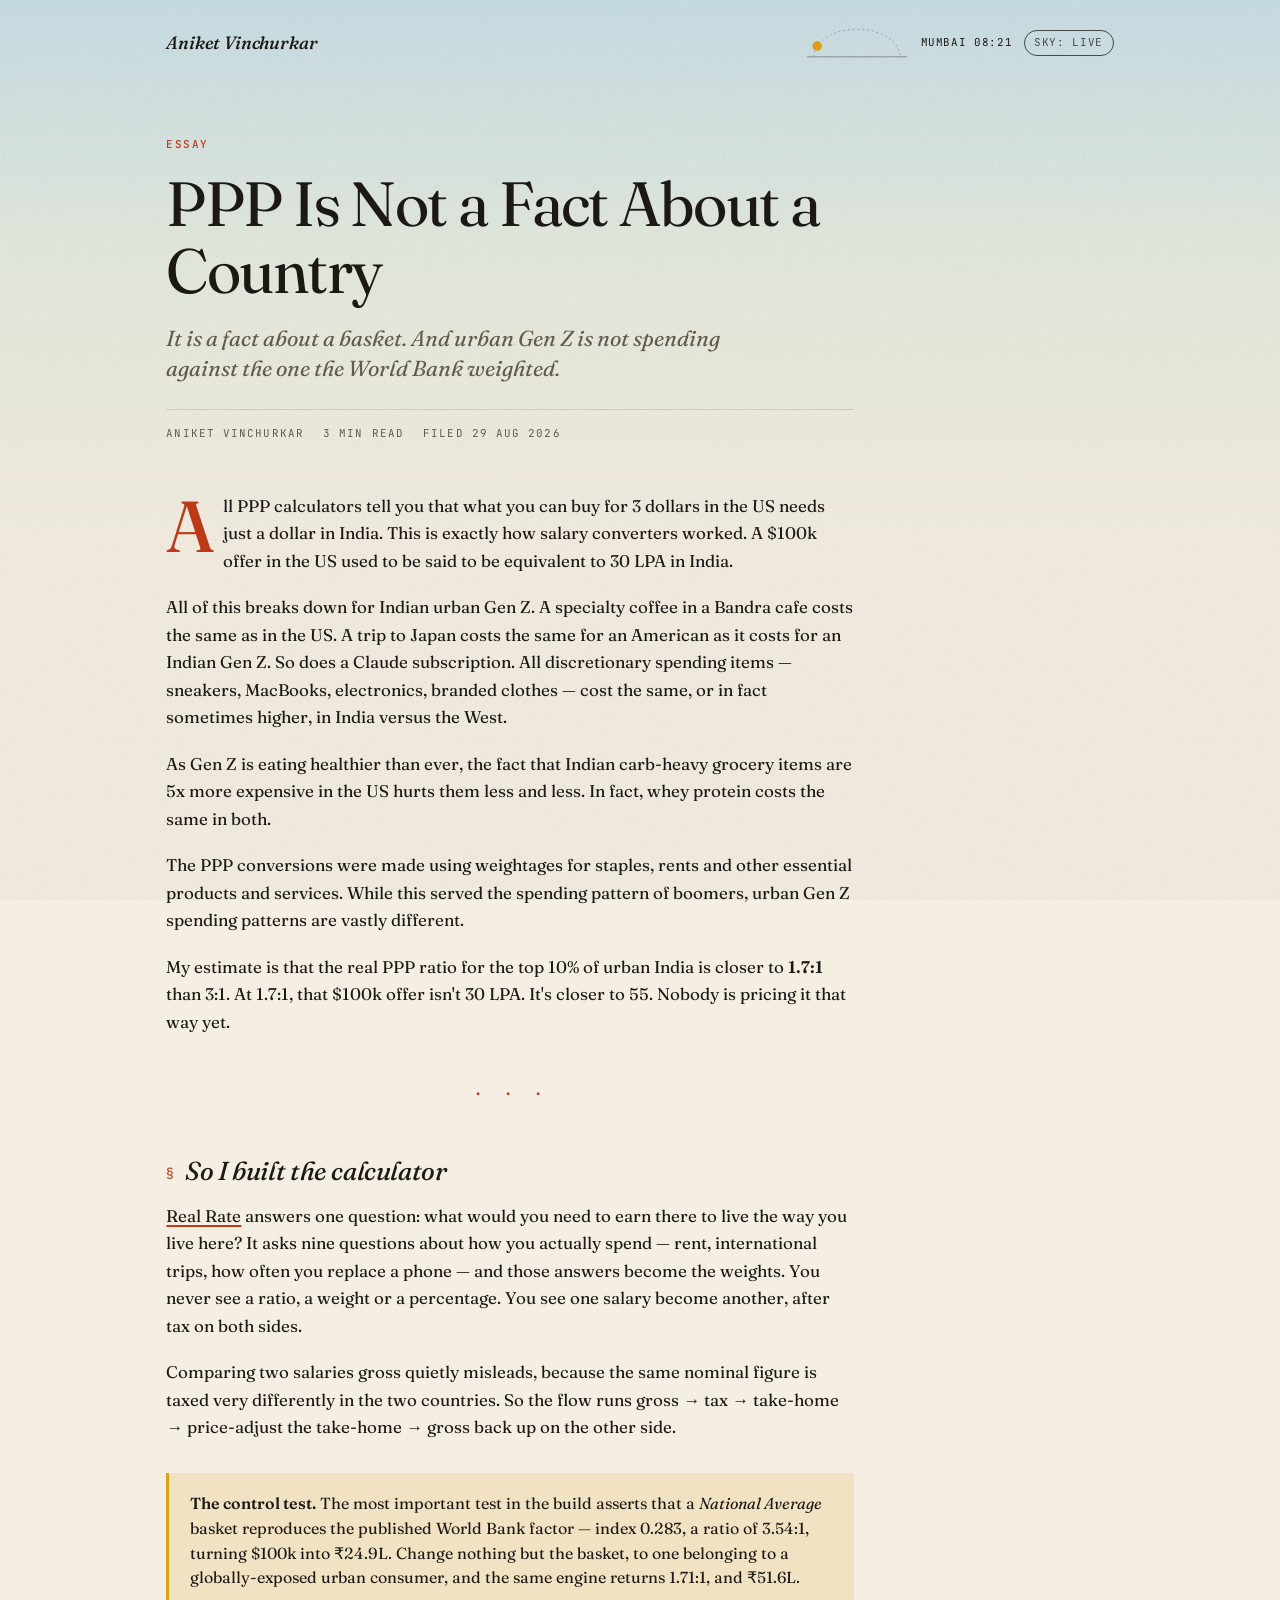
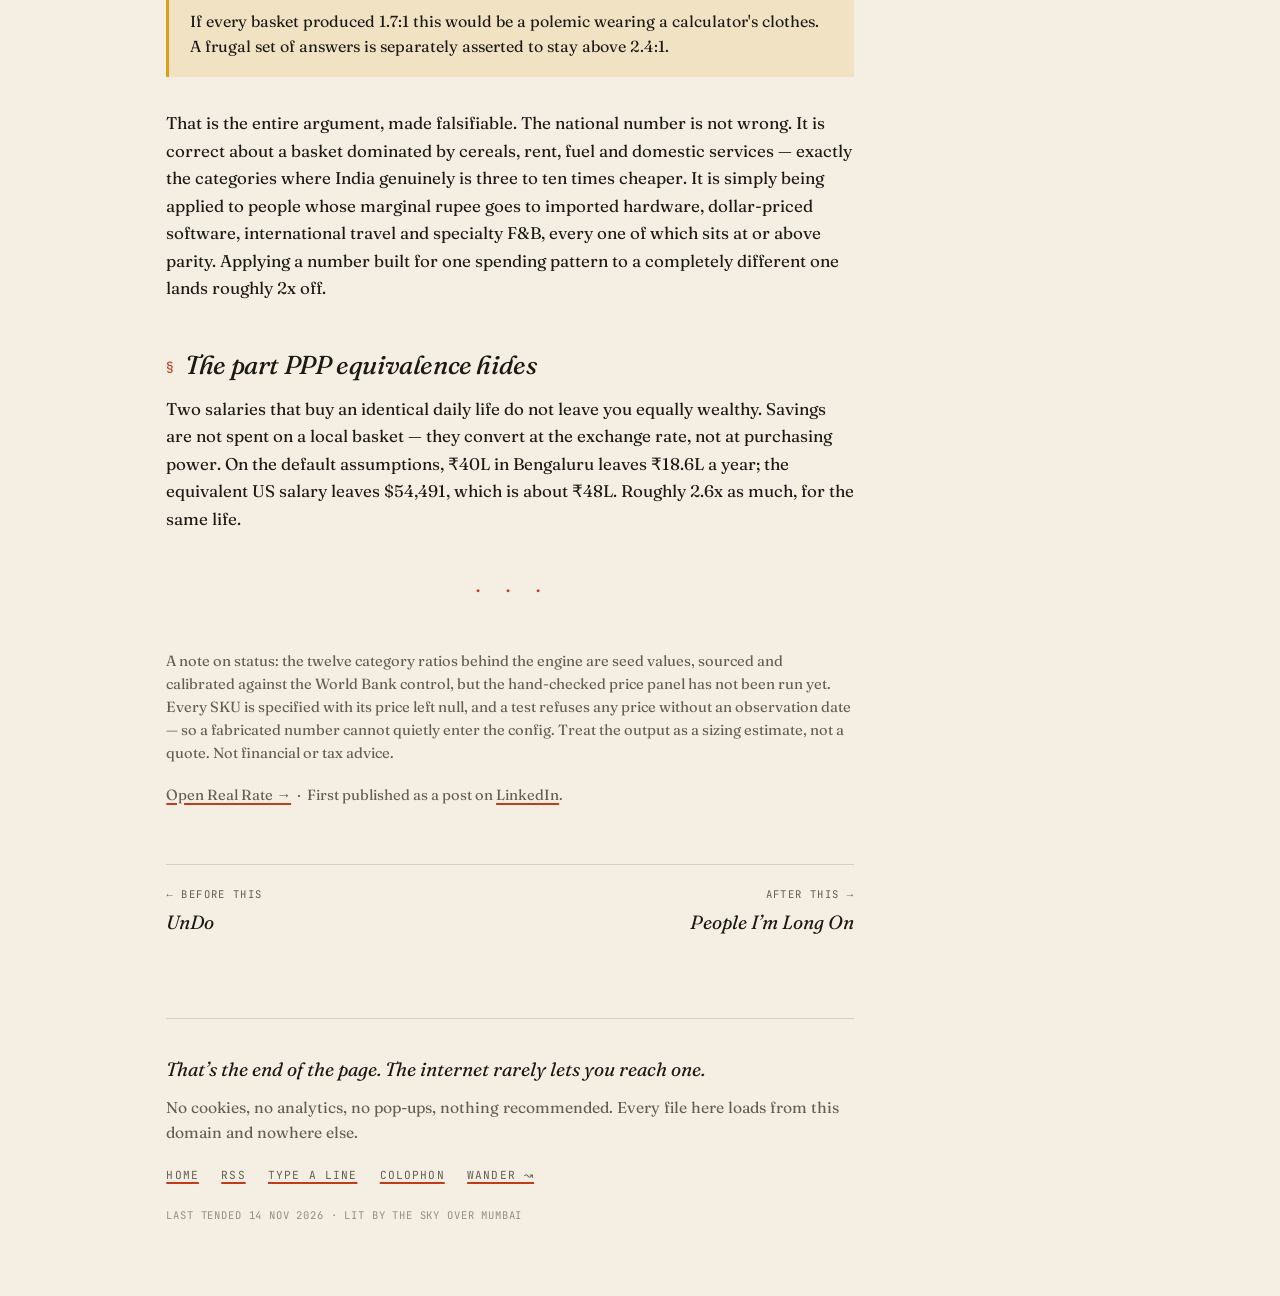
<file: essays/gen-z-ppp.html>
<!doctype html>
<!--
  Hello. If you are reading this, you opened the hood.
  There is no framework here and no build step: one stylesheet, three small scripts,
  two typefaces, all served from this domain. Nothing is watching you read.
-->
<html lang="en">
<head>
<meta charset="utf-8">
<meta name="viewport" content="width=device-width, initial-scale=1">
<title>PPP Is Not a Fact About a Country &mdash; Aniket Vinchurkar</title>
<meta name="description" content="Every salary converter runs on a basket dominated by cereals, rent and fuel. Urban Gen Z does not spend against that basket. The real ratio is closer to 1.7:1 than 3:1.">
<link rel="canonical" href="https://aniketvinchurkar.com/essays/gen-z-ppp.html">
<link rel="icon" href="/favicon.svg" type="image/svg+xml">
<link rel="preload" href="/fonts/fraunces.woff2" as="font" type="font/woff2" crossorigin>
<link rel="stylesheet" href="/assets/site.css?v=1">
<script src="/assets/sky.js?v=1"></script>
<link rel="alternate" type="application/rss+xml" title="Aniket Vinchurkar" href="https://aniketvinchurkar.com/feed.xml">
<meta property="og:type" content="article">
<meta property="og:site_name" content="Aniket Vinchurkar">
<meta property="og:url" content="https://aniketvinchurkar.com/essays/gen-z-ppp.html">
<meta property="og:title" content="PPP Is Not a Fact About a Country &mdash; Aniket Vinchurkar">
<meta property="og:description" content="Every salary converter runs on a basket dominated by cereals, rent and fuel. Urban Gen Z does not spend against that basket. The real ratio is closer to 1.7:1 than 3:1.">
<meta property="og:image" content="https://aniketvinchurkar.com/og/essays-gen-z-ppp.png">
<meta property="og:image:width" content="1200">
<meta property="og:image:height" content="630">
<meta name="twitter:card" content="summary_large_image">
<meta name="twitter:creator" content="@AniVinchurkar">
<meta name="twitter:image" content="https://aniketvinchurkar.com/og/essays-gen-z-ppp.png">
<script type="application/ld+json">
{
 "@context": "https://schema.org",
 "@type": "Article",
 "headline": "PPP Is Not a Fact About a Country",
 "description": "Every salary converter runs on a basket dominated by cereals, rent and fuel. Urban Gen Z does not spend against that basket. The real ratio is closer to 1.7:1 than 3:1.",
 "datePublished": "2026-08-29",
 "url": "https://aniketvinchurkar.com/essays/gen-z-ppp.html",
 "image": "https://aniketvinchurkar.com/og/essays-gen-z-ppp.png",
 "author": {
  "@type": "Person",
  "name": "Aniket Vinchurkar",
  "url": "https://aniketvinchurkar.com/"
 }
}
</script>
</head>
<body>
<div class="progress" aria-hidden="true"></div>
<header class="top">
  <a class="mark" href="/">Aniket Vinchurkar</a>
  <div class="sky">
    <svg class="arc" viewBox="0 0 120 44" aria-hidden="true">
      <path class="path" d="M10 38 A50 32 0 0 1 110 38"/>
      <path class="horizon" d="M2 38 H118"/>
      <circle class="orb" r="5.5" cx="60" cy="6"/>
      <circle class="bite" r="5" cx="63" cy="4"/>
    </svg>
    <span class="clock"><span class="city">Mumbai </span><time id="clock"></time></span>
    <button class="skybtn" type="button">sky: live</button>
  </div>
</header>

<main class="wrap piece">
<article>
  <header>
    <span class="label"><b>Essay</b></span>
    <h1>PPP Is Not a Fact About a Country</h1>
    <p class="standfirst">It is a fact about a basket. And urban Gen Z is not spending against the one the World Bank weighted.</p>
    <p class="meta"><span>Aniket Vinchurkar</span><span>3 min read</span><span>Filed 29 Aug 2026</span></p>
  </header>

  <div class="body lead">
  <p>
    All PPP calculators tell you that what you can buy for 3 dollars in the US needs just a
    dollar in India. This is exactly how salary converters worked. A $100k offer in the US
    used to be said to be equivalent to 30 LPA in India.
  </p>

  <p>
    All of this breaks down for Indian urban Gen Z. A specialty coffee in a Bandra cafe costs
    the same as in the US. A trip to Japan costs the same for an American as it costs for an
    Indian Gen Z. So does a Claude subscription. All discretionary spending items &mdash;
    sneakers, MacBooks, electronics, branded clothes &mdash; cost the same, or in fact
    sometimes higher, in India versus the West.
  </p>

  <p>
    As Gen Z is eating healthier than ever, the fact that Indian carb-heavy grocery items are
    5x more expensive in the US hurts them less and less. In fact, whey protein costs the same
    in both.
  </p>

  <p>
    The PPP conversions were made using weightages for staples, rents and other essential
    products and services. While this served the spending pattern of boomers, urban Gen Z
    spending patterns are vastly different.
  </p>

  <p>
    My estimate is that the real PPP ratio for the top 10% of urban India is closer to
    <strong>1.7:1</strong> than 3:1. At 1.7:1, that $100k offer isn't 30 LPA. It's closer to
    55. Nobody is pricing it that way yet.
  </p>

  <hr>

  <h2>So I built the calculator</h2>

  <p>
    <a href="https://anik-eta.vercel.app">Real Rate</a> answers one question: what would you
    need to earn there to live the way you live here? It asks nine questions about how you
    actually spend &mdash; rent, international trips, how often you replace a phone &mdash;
    and those answers become the weights. You never see a ratio, a weight or a percentage.
    You see one salary become another, after tax on both sides.
  </p>

  <p>
    Comparing two salaries gross quietly misleads, because the same nominal figure is taxed
    very differently in the two countries. So the flow runs gross &rarr; tax &rarr; take-home
    &rarr; price-adjust the take-home &rarr; gross back up on the other side.
  </p>

  <div class="callout">
    <p>
      <strong>The control test.</strong> The most important test in the build asserts that a
      <em>National Average</em> basket reproduces the published World Bank factor &mdash;
      index 0.283, a ratio of 3.54:1, turning $100k into &#8377;24.9L. Change nothing but the
      basket, to one belonging to a globally-exposed urban consumer, and the same engine
      returns 1.71:1, and &#8377;51.6L.
    </p>
    <p>
      If every basket produced 1.7:1 this would be a polemic wearing a calculator's clothes.
      A frugal set of answers is separately asserted to stay above 2.4:1.
    </p>
  </div>

  <p>
    That is the entire argument, made falsifiable. The national number is not wrong. It is
    correct about a basket dominated by cereals, rent, fuel and domestic services &mdash;
    exactly the categories where India genuinely is three to ten times cheaper. It is simply
    being applied to people whose marginal rupee goes to imported hardware, dollar-priced
    software, international travel and specialty F&amp;B, every one of which sits at or above
    parity. Applying a number built for one spending pattern to a completely different one
    lands roughly 2x off.
  </p>

  <h2>The part PPP equivalence hides</h2>

  <p>
    Two salaries that buy an identical daily life do not leave you equally wealthy. Savings
    are not spent on a local basket &mdash; they convert at the exchange rate, not at
    purchasing power. On the default assumptions, &#8377;40L in Bengaluru leaves
    &#8377;18.6L a year; the equivalent US salary leaves $54,491, which is about &#8377;48L.
    Roughly 2.6x as much, for the same life.
  </p>

  <hr>

  <p class="footnote">
    A note on status: the twelve category ratios behind the engine are seed values, sourced
    and calibrated against the World Bank control, but the hand-checked price panel has not
    been run yet. Every SKU is specified with its price left null, and a test refuses any
    price without an observation date &mdash; so a fabricated number cannot quietly enter the
    config. Treat the output as a sizing estimate, not a quote. Not financial or tax advice.
  </p>

  <p class="footnote">
    <a href="https://anik-eta.vercel.app">Open Real Rate &rarr;</a> &nbsp;&middot;&nbsp;
    First published as a post on <a href="https://www.linkedin.com/in/ahvinchurkar">LinkedIn</a>.
  </p>
  </div>
</article>

<nav class="onward">
  <a class="prev" href="/building/undo.html"><span class="dir">&larr; Before this</span><span class="ttl">UnDo</span></a>
  <a class="next" href="/essays/people.html"><span class="dir">After this &rarr;</span><span class="ttl">People I&rsquo;m Long On</span></a>
</nav>

<footer class="foot">
  <p class="end">That&rsquo;s the end of the page. The internet rarely lets you reach one.</p>
  <p>No cookies, no analytics, no pop-ups, nothing recommended. Every file here loads from this
  domain and nowhere else.</p>
  <nav>
    <a href="/">Home</a>
    <a href="/feed.xml">RSS</a>
    <a href="/typing.html">Type a line</a>
    <a href="/colophon.html">Colophon</a>
    <a href="/typing.html" data-wander>Wander &#8605;</a>
  </nav>
  <p class="tended">Last tended 14 Nov 2026 &middot; lit by the sky over Mumbai</p>
</footer>
</main>
<script src="/assets/site.js?v=1" defer></script>
</body>
</html>
</file>
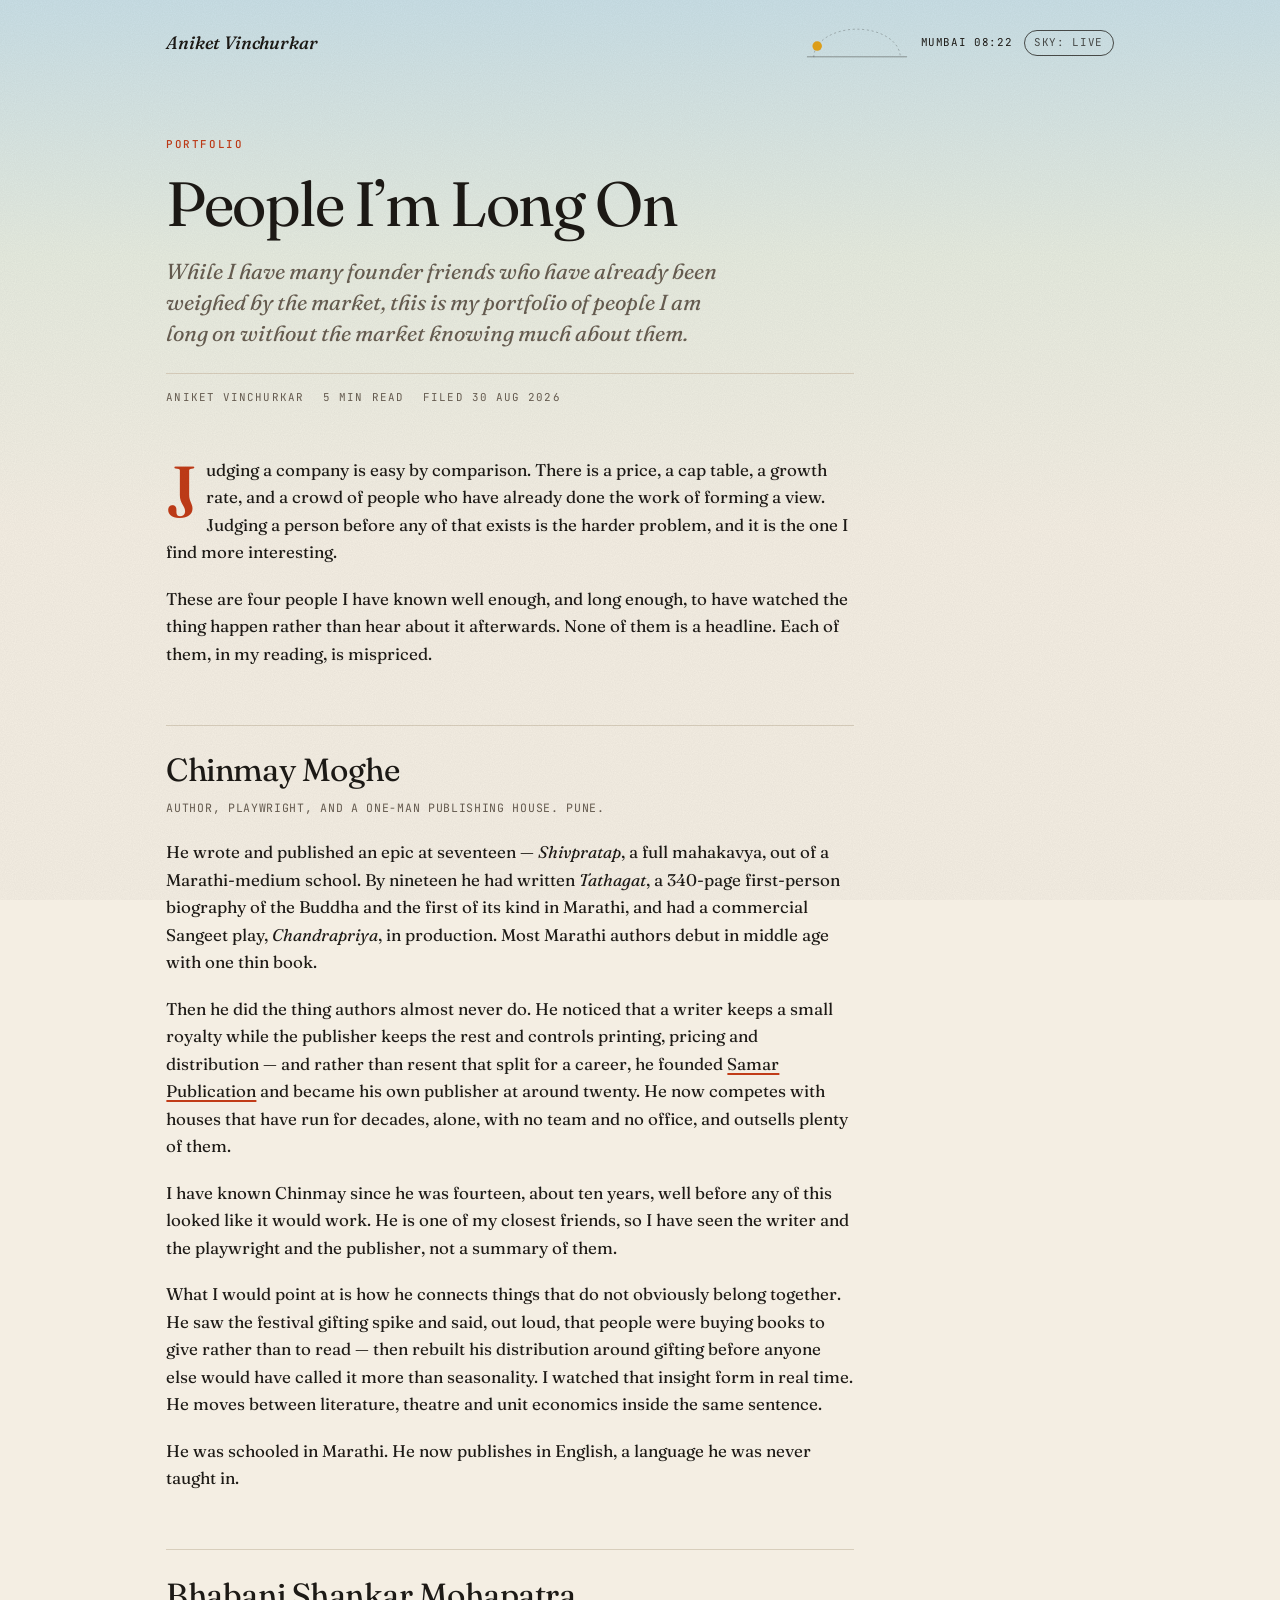
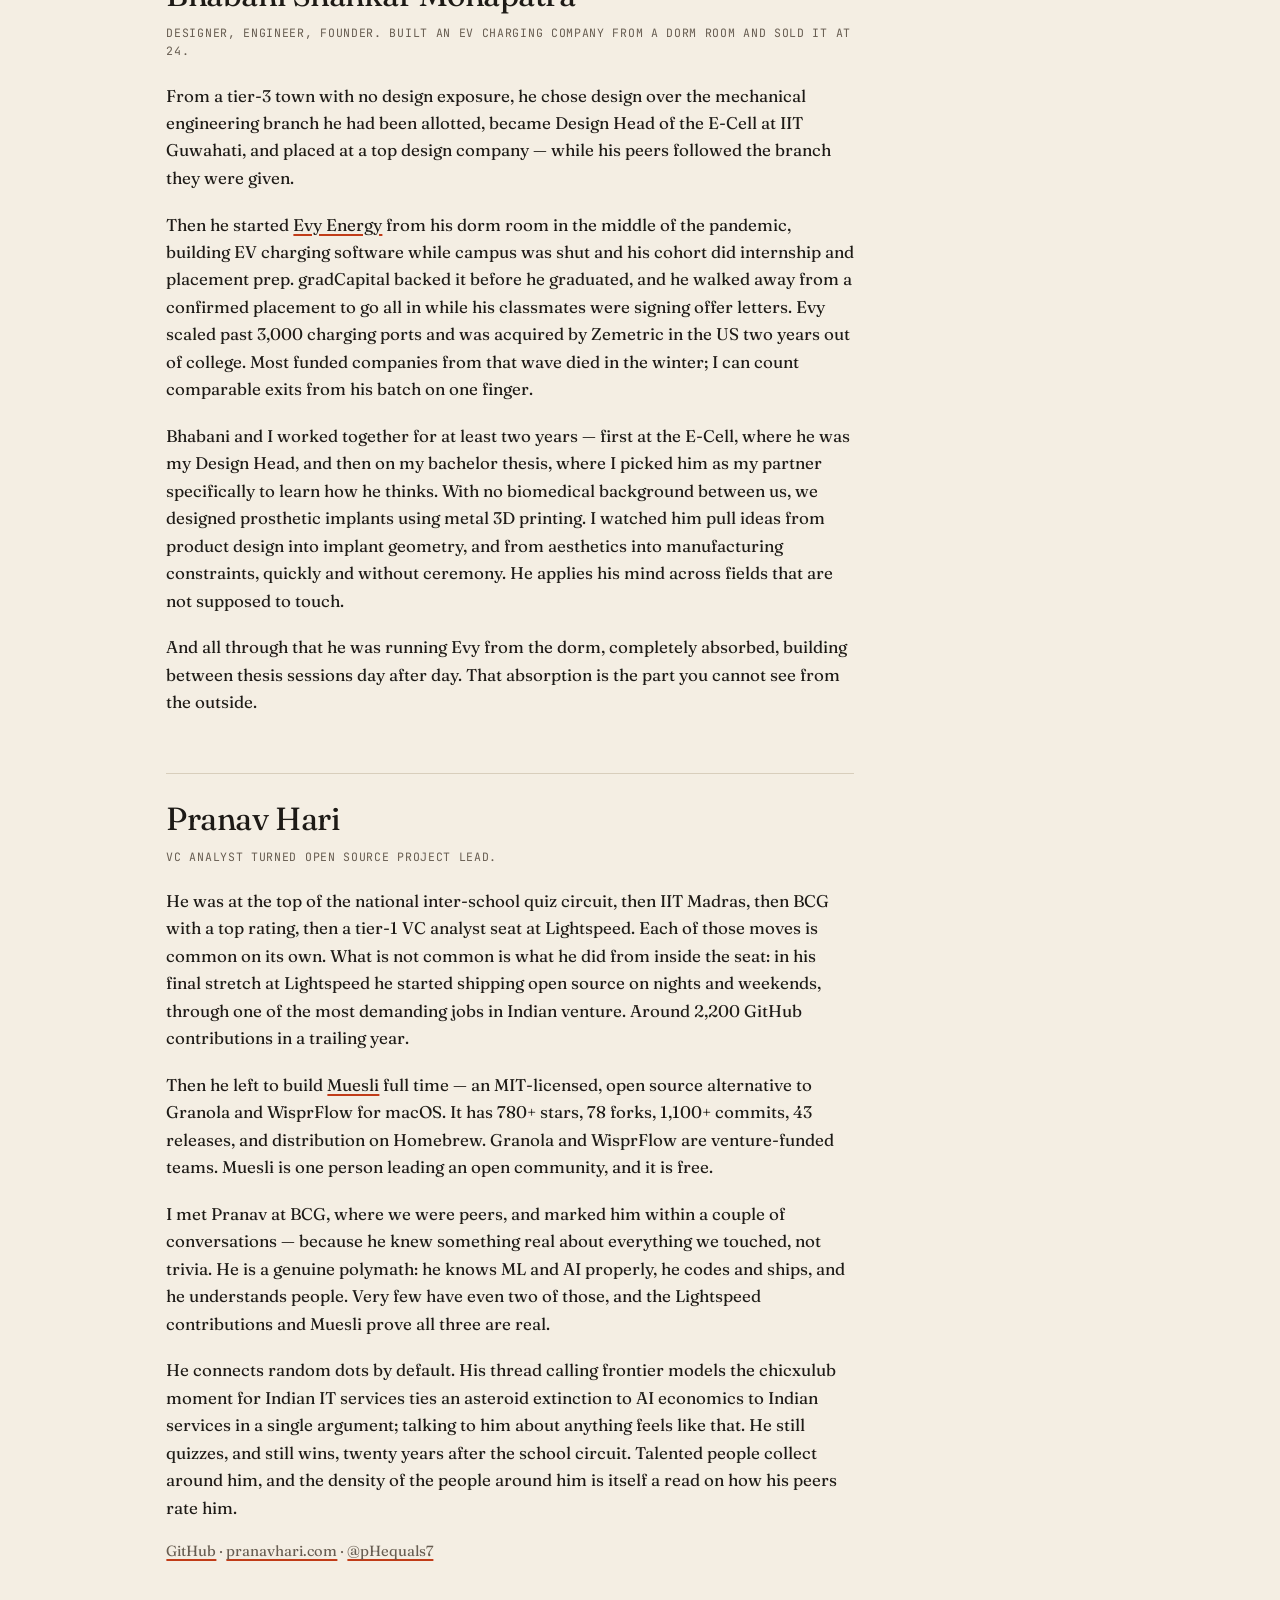
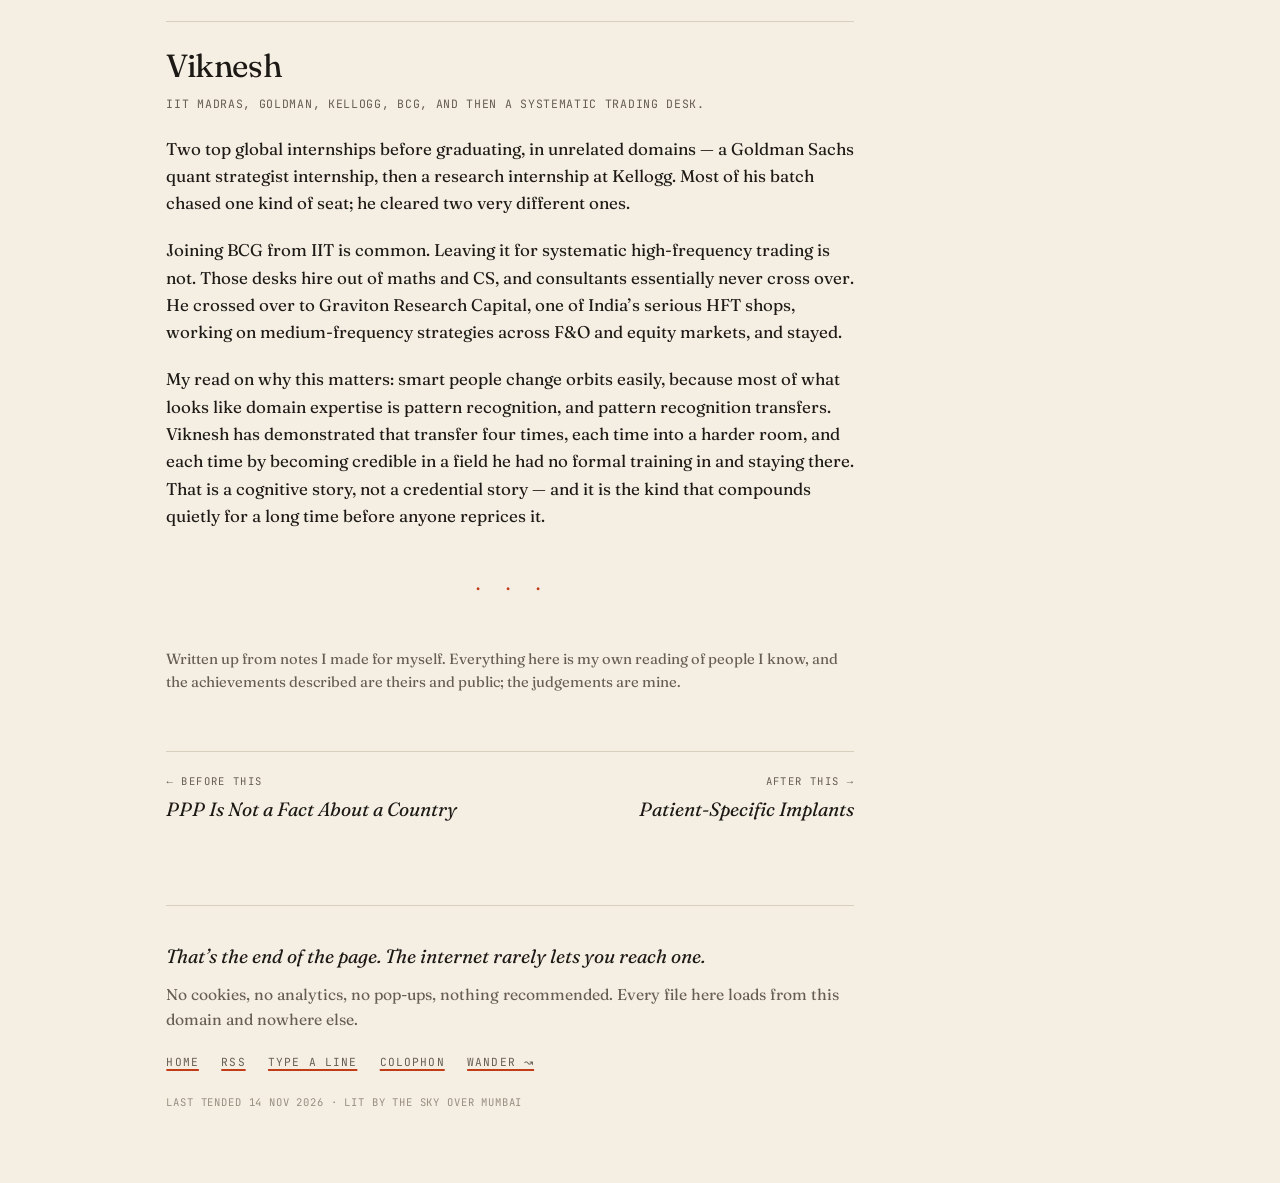
<file: essays/people.html>
<!doctype html>
<!--
  Hello. If you are reading this, you opened the hood.
  There is no framework here and no build step: one stylesheet, three small scripts,
  two typefaces, all served from this domain. Nothing is watching you read.
-->
<html lang="en">
<head>
<meta charset="utf-8">
<meta name="viewport" content="width=device-width, initial-scale=1">
<title>People I’m Long On &mdash; Aniket Vinchurkar</title>
<meta name="description" content="Four people I have watched up close who are, in my reading, badly underpriced by everyone who hasn&#x27;t met them.">
<link rel="canonical" href="https://aniketvinchurkar.com/essays/people.html">
<link rel="icon" href="/favicon.svg" type="image/svg+xml">
<link rel="preload" href="/fonts/fraunces.woff2" as="font" type="font/woff2" crossorigin>
<link rel="stylesheet" href="/assets/site.css?v=1">
<script src="/assets/sky.js?v=1"></script>
<link rel="alternate" type="application/rss+xml" title="Aniket Vinchurkar" href="https://aniketvinchurkar.com/feed.xml">
<meta property="og:type" content="article">
<meta property="og:site_name" content="Aniket Vinchurkar">
<meta property="og:url" content="https://aniketvinchurkar.com/essays/people.html">
<meta property="og:title" content="People I’m Long On &mdash; Aniket Vinchurkar">
<meta property="og:description" content="Four people I have watched up close who are, in my reading, badly underpriced by everyone who hasn&#x27;t met them.">
<meta property="og:image" content="https://aniketvinchurkar.com/og/essays-people.png">
<meta property="og:image:width" content="1200">
<meta property="og:image:height" content="630">
<meta name="twitter:card" content="summary_large_image">
<meta name="twitter:creator" content="@AniVinchurkar">
<meta name="twitter:image" content="https://aniketvinchurkar.com/og/essays-people.png">
<script type="application/ld+json">
{
 "@context": "https://schema.org",
 "@type": "Article",
 "headline": "People I\u2019m Long On",
 "description": "Four people I have watched up close who are, in my reading, badly underpriced by everyone who hasn't met them.",
 "datePublished": "2026-08-30",
 "url": "https://aniketvinchurkar.com/essays/people.html",
 "image": "https://aniketvinchurkar.com/og/essays-people.png",
 "author": {
  "@type": "Person",
  "name": "Aniket Vinchurkar",
  "url": "https://aniketvinchurkar.com/"
 }
}
</script>
</head>
<body>
<div class="progress" aria-hidden="true"></div>
<header class="top">
  <a class="mark" href="/">Aniket Vinchurkar</a>
  <div class="sky">
    <svg class="arc" viewBox="0 0 120 44" aria-hidden="true">
      <path class="path" d="M10 38 A50 32 0 0 1 110 38"/>
      <path class="horizon" d="M2 38 H118"/>
      <circle class="orb" r="5.5" cx="60" cy="6"/>
      <circle class="bite" r="5" cx="63" cy="4"/>
    </svg>
    <span class="clock"><span class="city">Mumbai </span><time id="clock"></time></span>
    <button class="skybtn" type="button">sky: live</button>
  </div>
</header>

<main class="wrap piece">
<article>
  <header>
    <span class="label"><b>Portfolio</b></span>
    <h1>People I&rsquo;m Long On</h1>
    <p class="standfirst">While I have many founder friends who have already been weighed by the market, this is my portfolio of people I am long on without the market knowing much about them.</p>
    <p class="meta"><span>Aniket Vinchurkar</span><span>5 min read</span><span>Filed 30 Aug 2026</span></p>
  </header>

  <div class="body lead">
  <p>
    Judging a company is easy by comparison. There is a price, a cap table, a growth rate,
    and a crowd of people who have already done the work of forming a view. Judging a person
    before any of that exists is the harder problem, and it is the one I find more
    interesting.
  </p>

  <p>
    These are four people I have known well enough, and long enough, to have watched the
    thing happen rather than hear about it afterwards. None of them is a headline. Each of
    them, in my reading, is mispriced.
  </p>

  <h2 class="person">Chinmay Moghe</h2>

  <p class="dek">Author, playwright, and a one-man publishing house. Pune.</p>

  <p>
    He wrote and published an epic at seventeen &mdash; <em>Shivpratap</em>, a full
    mahakavya, out of a Marathi-medium school. By nineteen he had written
    <em>Tathagat</em>, a 340-page first-person biography of the Buddha and the first of its
    kind in Marathi, and had a commercial Sangeet play, <em>Chandrapriya</em>, in
    production. Most Marathi authors debut in middle age with one thin book.
  </p>

  <p>
    Then he did the thing authors almost never do. He noticed that a writer keeps a small
    royalty while the publisher keeps the rest and controls printing, pricing and
    distribution &mdash; and rather than resent that split for a career, he founded
    <a href="https://samarpublication.com">Samar Publication</a> and became his own
    publisher at around twenty. He now competes with houses that have run for decades, alone,
    with no team and no office, and outsells plenty of them.
  </p>

  <p>
    I have known Chinmay since he was fourteen, about ten years, well before any of this
    looked like it would work. He is one of my closest friends, so I have seen the writer and
    the playwright and the publisher, not a summary of them.
  </p>

  <p>
    What I would point at is how he connects things that do not obviously belong together. He
    saw the festival gifting spike and said, out loud, that people were buying books to give
    rather than to read &mdash; then rebuilt his distribution around gifting before anyone
    else would have called it more than seasonality. I watched that insight form in real
    time. He moves between literature, theatre and unit economics inside the same sentence.
  </p>

  <p>
    He was schooled in Marathi. He now publishes in English, a language he was never taught
    in.
  </p>

  <h2 class="person">Bhabani Shankar Mohapatra</h2>

  <p class="dek">Designer, engineer, founder. Built an EV charging company from a dorm
  room and sold it at 24.</p>

  <p>
    From a tier-3 town with no design exposure, he chose design over the mechanical
    engineering branch he had been allotted, became Design Head of the E-Cell at IIT
    Guwahati, and placed at a top design company &mdash; while his peers followed the branch
    they were given.
  </p>

  <p>
    Then he started <a href="https://evyenergy.com">Evy Energy</a> from his dorm room in the
    middle of the pandemic, building EV charging software while campus was shut and his
    cohort did internship and placement prep. gradCapital backed it before he graduated, and
    he walked away from a confirmed placement to go all in while his classmates were signing
    offer letters. Evy scaled past 3,000 charging ports and was acquired by Zemetric in the
    US two years out of college. Most funded companies from that wave died in the winter; I
    can count comparable exits from his batch on one finger.
  </p>

  <p>
    Bhabani and I worked together for at least two years &mdash; first at the E-Cell, where
    he was my Design Head, and then on my bachelor thesis, where I picked him as my partner
    specifically to learn how he thinks. With no biomedical background between us, we
    designed prosthetic implants using metal 3D printing. I watched him pull ideas from
    product design into implant geometry, and from aesthetics into manufacturing constraints,
    quickly and without ceremony. He applies his mind across fields that are not supposed to
    touch.
  </p>

  <p>
    And all through that he was running Evy from the dorm, completely absorbed, building
    between thesis sessions day after day. That absorption is the part you cannot see from
    the outside.
  </p>

  <h2 class="person">Pranav Hari</h2>

  <p class="dek">VC analyst turned open source project lead.</p>

  <p>
    He was at the top of the national inter-school quiz circuit, then IIT Madras, then BCG
    with a top rating, then a tier-1 VC analyst seat at Lightspeed. Each of those moves is
    common on its own. What is not common is what he did from inside the seat: in his final
    stretch at Lightspeed he started shipping open source on nights and weekends, through one
    of the most demanding jobs in Indian venture. Around 2,200 GitHub contributions in a
    trailing year.
  </p>

  <p>
    Then he left to build <a href="https://muesli.works">Muesli</a> full time &mdash; an
    MIT-licensed, open source alternative to Granola and WisprFlow for macOS. It has 780+
    stars, 78 forks, 1,100+ commits, 43 releases, and distribution on Homebrew. Granola and
    WisprFlow are venture-funded teams. Muesli is one person leading an open community, and
    it is free.
  </p>

  <p>
    I met Pranav at BCG, where we were peers, and marked him within a couple of
    conversations &mdash; because he knew something real about everything we touched, not
    trivia. He is a genuine polymath: he knows ML and AI properly, he codes and ships, and he
    understands people. Very few have even two of those, and the Lightspeed contributions and
    Muesli prove all three are real.
  </p>

  <p>
    He connects random dots by default. His thread calling frontier models the chicxulub
    moment for Indian IT services ties an asteroid extinction to AI economics to Indian
    services in a single argument; talking to him about anything feels like that. He still
    quizzes, and still wins, twenty years after the school circuit. Talented people collect
    around him, and the density of the people around him is itself a read on how his peers
    rate him.
  </p>

  <p class="footnote">
    <a href="https://github.com/Muesli-HQ/muesli">GitHub</a> &middot;
    <a href="https://pranavhari.com">pranavhari.com</a> &middot;
    <a href="https://x.com/pHequals7">@pHequals7</a>
  </p>

  <h2 class="person">Viknesh</h2>

  <p class="dek">IIT Madras, Goldman, Kellogg, BCG, and then a systematic trading
  desk.</p>

  <p>
    Two top global internships before graduating, in unrelated domains &mdash; a Goldman
    Sachs quant strategist internship, then a research internship at Kellogg. Most of his
    batch chased one kind of seat; he cleared two very different ones.
  </p>

  <p>
    Joining BCG from IIT is common. Leaving it for systematic high-frequency trading is not.
    Those desks hire out of maths and CS, and consultants essentially never cross over. He
    crossed over to Graviton Research Capital, one of India&rsquo;s serious HFT shops,
    working on medium-frequency strategies across F&amp;O and equity markets, and stayed.
  </p>

  <p>
    My read on why this matters: smart people change orbits easily, because most of what
    looks like domain expertise is pattern recognition, and pattern recognition transfers.
    Viknesh has demonstrated that transfer four times, each time into a harder room, and each
    time by becoming credible in a field he had no formal training in and staying there. That
    is a cognitive story, not a credential story &mdash; and it is the kind that compounds
    quietly for a long time before anyone reprices it.
  </p>

  <hr>

  <p class="footnote">
    Written up from notes I made for myself. Everything here is my own reading of people I
    know, and the achievements described are theirs and public; the judgements are mine.
  </p>
  </div>
</article>

<nav class="onward">
  <a class="prev" href="/essays/gen-z-ppp.html"><span class="dir">&larr; Before this</span><span class="ttl">PPP Is Not a Fact About a Country</span></a>
  <a class="next" href="/theses/patient-specific-implants.html"><span class="dir">After this &rarr;</span><span class="ttl">Patient-Specific Implants</span></a>
</nav>

<footer class="foot">
  <p class="end">That&rsquo;s the end of the page. The internet rarely lets you reach one.</p>
  <p>No cookies, no analytics, no pop-ups, nothing recommended. Every file here loads from this
  domain and nowhere else.</p>
  <nav>
    <a href="/">Home</a>
    <a href="/feed.xml">RSS</a>
    <a href="/typing.html">Type a line</a>
    <a href="/colophon.html">Colophon</a>
    <a href="/typing.html" data-wander>Wander &#8605;</a>
  </nav>
  <p class="tended">Last tended 14 Nov 2026 &middot; lit by the sky over Mumbai</p>
</footer>
</main>
<script src="/assets/site.js?v=1" defer></script>
</body>
</html>
</file>
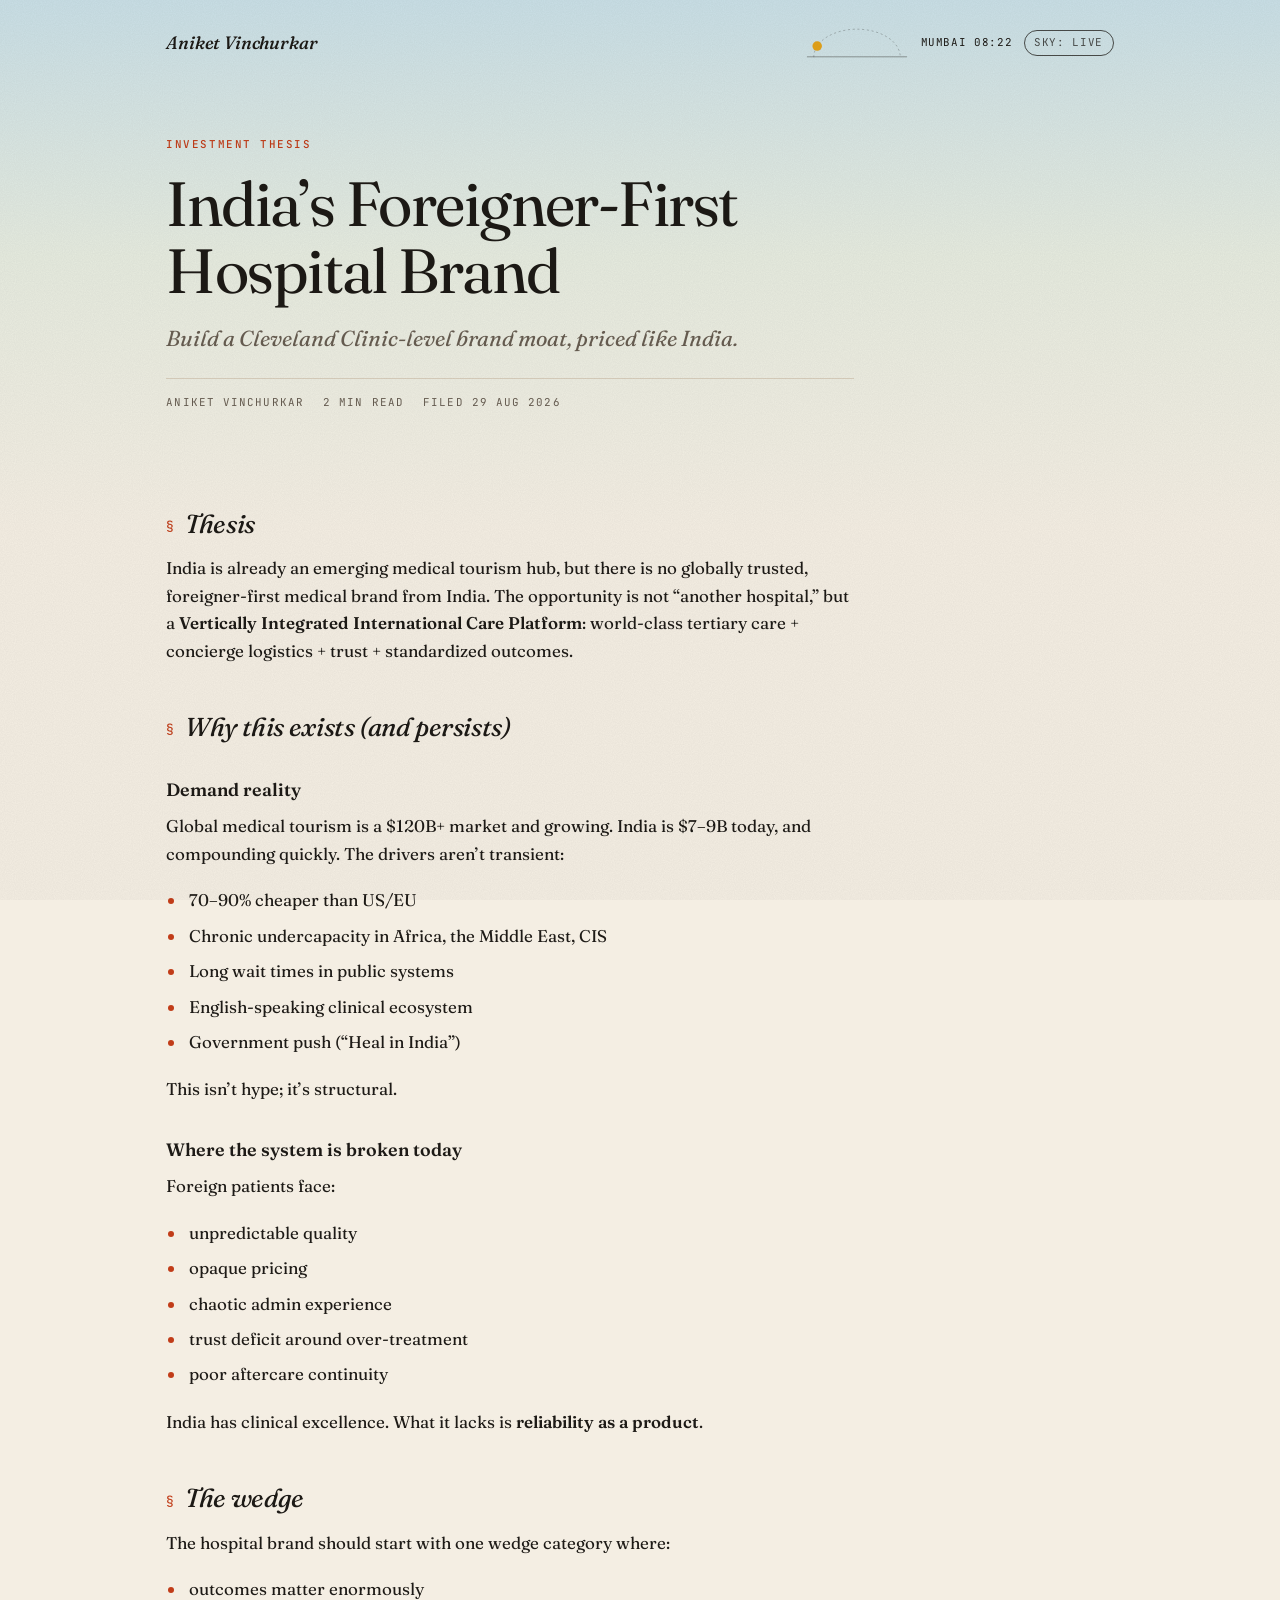
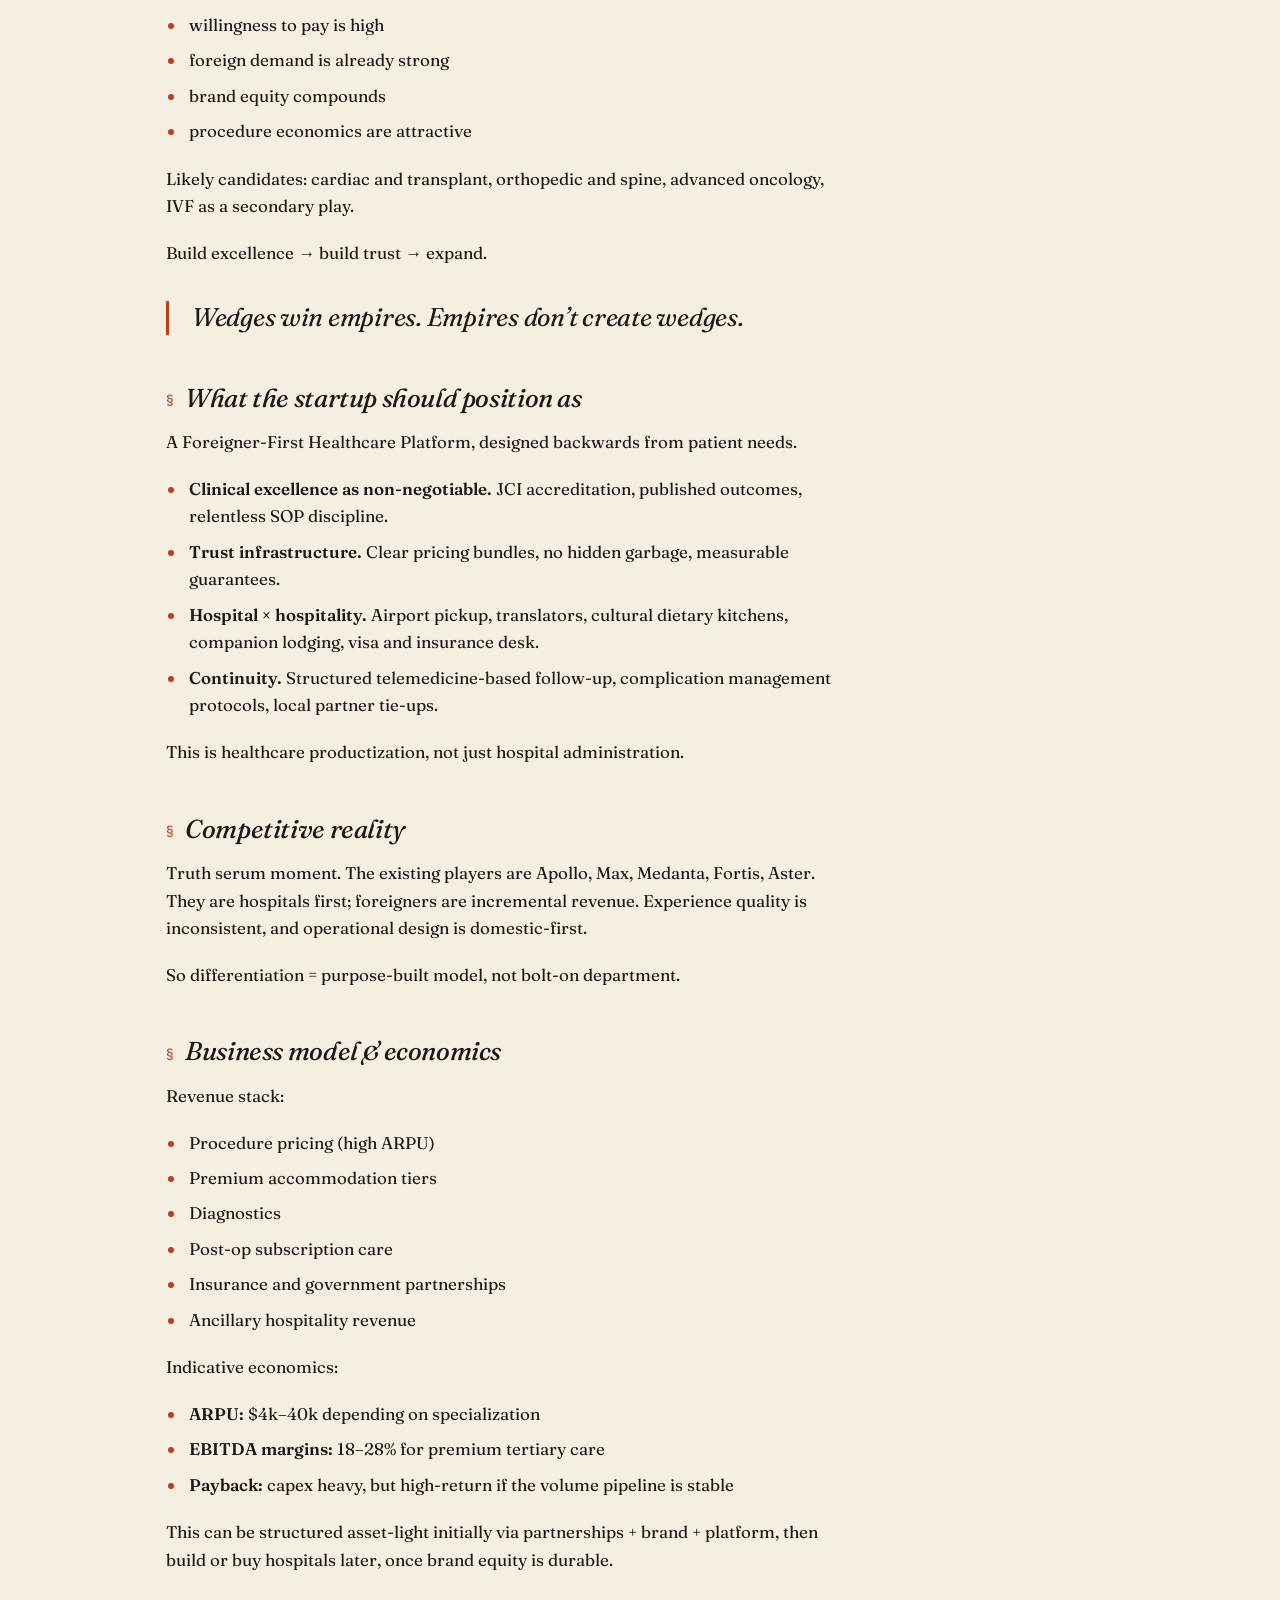
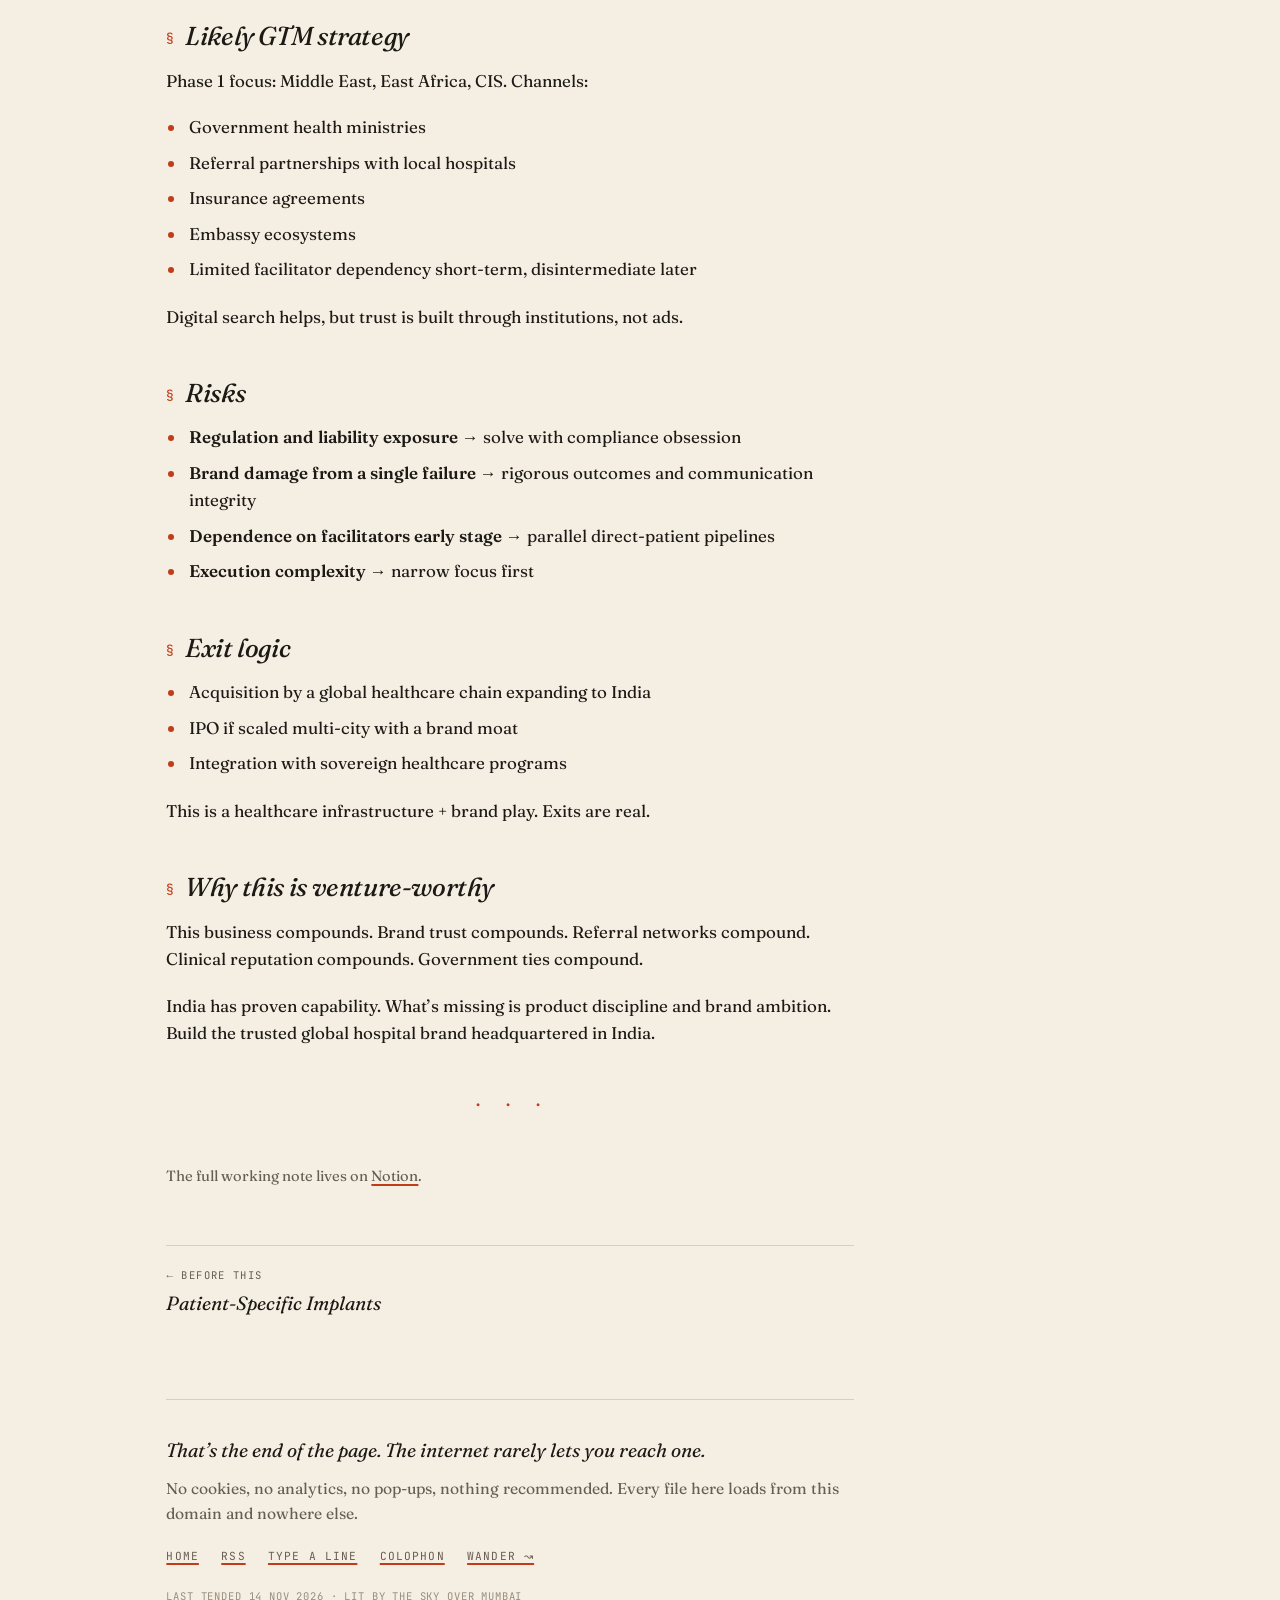
<file: theses/medical-tourism.html>
<!doctype html>
<!--
  Hello. If you are reading this, you opened the hood.
  There is no framework here and no build step: one stylesheet, three small scripts,
  two typefaces, all served from this domain. Nothing is watching you read.
-->
<html lang="en">
<head>
<meta charset="utf-8">
<meta name="viewport" content="width=device-width, initial-scale=1">
<title>India’s Foreigner-First Hospital Brand &mdash; Aniket Vinchurkar</title>
<meta name="description" content="An investment thesis: India is already a medical tourism hub, but there is no globally trusted, foreigner-first medical brand from India.">
<link rel="canonical" href="https://aniketvinchurkar.com/theses/medical-tourism.html">
<link rel="icon" href="/favicon.svg" type="image/svg+xml">
<link rel="preload" href="/fonts/fraunces.woff2" as="font" type="font/woff2" crossorigin>
<link rel="stylesheet" href="/assets/site.css?v=1">
<script src="/assets/sky.js?v=1"></script>
<link rel="alternate" type="application/rss+xml" title="Aniket Vinchurkar" href="https://aniketvinchurkar.com/feed.xml">
<meta property="og:type" content="article">
<meta property="og:site_name" content="Aniket Vinchurkar">
<meta property="og:url" content="https://aniketvinchurkar.com/theses/medical-tourism.html">
<meta property="og:title" content="India’s Foreigner-First Hospital Brand &mdash; Aniket Vinchurkar">
<meta property="og:description" content="An investment thesis: India is already a medical tourism hub, but there is no globally trusted, foreigner-first medical brand from India.">
<meta property="og:image" content="https://aniketvinchurkar.com/og/theses-medical-tourism.png">
<meta property="og:image:width" content="1200">
<meta property="og:image:height" content="630">
<meta name="twitter:card" content="summary_large_image">
<meta name="twitter:creator" content="@AniVinchurkar">
<meta name="twitter:image" content="https://aniketvinchurkar.com/og/theses-medical-tourism.png">
<script type="application/ld+json">
{
 "@context": "https://schema.org",
 "@type": "Article",
 "headline": "India\u2019s Foreigner-First Hospital Brand",
 "description": "An investment thesis: India is already a medical tourism hub, but there is no globally trusted, foreigner-first medical brand from India.",
 "datePublished": "2026-08-29",
 "url": "https://aniketvinchurkar.com/theses/medical-tourism.html",
 "image": "https://aniketvinchurkar.com/og/theses-medical-tourism.png",
 "author": {
  "@type": "Person",
  "name": "Aniket Vinchurkar",
  "url": "https://aniketvinchurkar.com/"
 }
}
</script>
</head>
<body>
<div class="progress" aria-hidden="true"></div>
<header class="top">
  <a class="mark" href="/">Aniket Vinchurkar</a>
  <div class="sky">
    <svg class="arc" viewBox="0 0 120 44" aria-hidden="true">
      <path class="path" d="M10 38 A50 32 0 0 1 110 38"/>
      <path class="horizon" d="M2 38 H118"/>
      <circle class="orb" r="5.5" cx="60" cy="6"/>
      <circle class="bite" r="5" cx="63" cy="4"/>
    </svg>
    <span class="clock"><span class="city">Mumbai </span><time id="clock"></time></span>
    <button class="skybtn" type="button">sky: live</button>
  </div>
</header>

<main class="wrap piece">
<article>
  <header>
    <span class="label"><b>Investment thesis</b></span>
    <h1>India&rsquo;s Foreigner-First Hospital Brand</h1>
    <p class="standfirst">Build a Cleveland Clinic-level brand moat, priced like India.</p>
    <p class="meta"><span>Aniket Vinchurkar</span><span>2 min read</span><span>Filed 29 Aug 2026</span></p>
  </header>

  <div class="body">
  <h2>Thesis</h2>

  <p>
    India is already an emerging medical tourism hub, but there is no globally trusted,
    foreigner-first medical brand from India. The opportunity is not &ldquo;another
    hospital,&rdquo; but a <strong>Vertically Integrated International Care Platform</strong>:
    world-class tertiary care + concierge logistics + trust + standardized outcomes.
  </p>

  <h2>Why this exists (and persists)</h2>

  <h3>Demand reality</h3>

  <p>
    Global medical tourism is a $120B+ market and growing. India is $7&ndash;9B today, and
    compounding quickly. The drivers aren&rsquo;t transient:
  </p>

  <ul>
    <li>70&ndash;90% cheaper than US/EU</li>
    <li>Chronic undercapacity in Africa, the Middle East, CIS</li>
    <li>Long wait times in public systems</li>
    <li>English-speaking clinical ecosystem</li>
    <li>Government push (&ldquo;Heal in India&rdquo;)</li>
  </ul>

  <p>This isn&rsquo;t hype; it&rsquo;s structural.</p>

  <h3>Where the system is broken today</h3>

  <p>Foreign patients face:</p>

  <ul>
    <li>unpredictable quality</li>
    <li>opaque pricing</li>
    <li>chaotic admin experience</li>
    <li>trust deficit around over-treatment</li>
    <li>poor aftercare continuity</li>
  </ul>

  <p>
    India has clinical excellence. What it lacks is <strong>reliability as a product</strong>.
  </p>

  <h2>The wedge</h2>

  <p>The hospital brand should start with one wedge category where:</p>

  <ul>
    <li>outcomes matter enormously</li>
    <li>willingness to pay is high</li>
    <li>foreign demand is already strong</li>
    <li>brand equity compounds</li>
    <li>procedure economics are attractive</li>
  </ul>

  <p>Likely candidates: cardiac and transplant, orthopedic and spine, advanced oncology, IVF
  as a secondary play.</p>

  <p>Build excellence &rarr; build trust &rarr; expand.</p>

  <blockquote>Wedges win empires. Empires don&rsquo;t create wedges.</blockquote>

  <h2>What the startup should position as</h2>

  <p>A Foreigner-First Healthcare Platform, designed backwards from patient needs.</p>

  <ul>
    <li><strong>Clinical excellence as non-negotiable.</strong> JCI accreditation, published
    outcomes, relentless SOP discipline.</li>
    <li><strong>Trust infrastructure.</strong> Clear pricing bundles, no hidden garbage,
    measurable guarantees.</li>
    <li><strong>Hospital &times; hospitality.</strong> Airport pickup, translators, cultural
    dietary kitchens, companion lodging, visa and insurance desk.</li>
    <li><strong>Continuity.</strong> Structured telemedicine-based follow-up, complication
    management protocols, local partner tie-ups.</li>
  </ul>

  <p>This is healthcare productization, not just hospital administration.</p>

  <h2>Competitive reality</h2>

  <p>
    Truth serum moment. The existing players are Apollo, Max, Medanta, Fortis, Aster. They are
    hospitals first; foreigners are incremental revenue. Experience quality is inconsistent,
    and operational design is domestic-first.
  </p>

  <p>So differentiation = purpose-built model, not bolt-on department.</p>

  <h2>Business model &amp; economics</h2>

  <p>Revenue stack:</p>

  <ul>
    <li>Procedure pricing (high ARPU)</li>
    <li>Premium accommodation tiers</li>
    <li>Diagnostics</li>
    <li>Post-op subscription care</li>
    <li>Insurance and government partnerships</li>
    <li>Ancillary hospitality revenue</li>
  </ul>

  <p>Indicative economics:</p>

  <ul>
    <li><strong>ARPU:</strong> $4k&ndash;40k depending on specialization</li>
    <li><strong>EBITDA margins:</strong> 18&ndash;28% for premium tertiary care</li>
    <li><strong>Payback:</strong> capex heavy, but high-return if the volume pipeline is
    stable</li>
  </ul>

  <p>
    This can be structured asset-light initially via partnerships + brand + platform, then
    build or buy hospitals later, once brand equity is durable.
  </p>

  <h2>Likely GTM strategy</h2>

  <p>Phase 1 focus: Middle East, East Africa, CIS. Channels:</p>

  <ul>
    <li>Government health ministries</li>
    <li>Referral partnerships with local hospitals</li>
    <li>Insurance agreements</li>
    <li>Embassy ecosystems</li>
    <li>Limited facilitator dependency short-term, disintermediate later</li>
  </ul>

  <p>Digital search helps, but trust is built through institutions, not ads.</p>

  <h2>Risks</h2>

  <ul>
    <li><strong>Regulation and liability exposure</strong> &rarr; solve with compliance
    obsession</li>
    <li><strong>Brand damage from a single failure</strong> &rarr; rigorous outcomes and
    communication integrity</li>
    <li><strong>Dependence on facilitators early stage</strong> &rarr; parallel direct-patient
    pipelines</li>
    <li><strong>Execution complexity</strong> &rarr; narrow focus first</li>
  </ul>

  <h2>Exit logic</h2>

  <ul>
    <li>Acquisition by a global healthcare chain expanding to India</li>
    <li>IPO if scaled multi-city with a brand moat</li>
    <li>Integration with sovereign healthcare programs</li>
  </ul>

  <p>This is a healthcare infrastructure + brand play. Exits are real.</p>

  <h2>Why this is venture-worthy</h2>

  <p>This business compounds. Brand trust compounds. Referral networks compound. Clinical
  reputation compounds. Government ties compound.</p>

  <p>
    India has proven capability. What&rsquo;s missing is product discipline and brand
    ambition. Build the trusted global hospital brand headquartered in India.
  </p>

  <hr>

  <p class="footnote">
    The full working note lives on
    <a href="https://classy-line-11a.notion.site/India-s-Foreigner-First-Hospital-Brand-An-opportunity-2db989dbce49801fb6b3de05cb8a7d98">Notion</a>.
  </p>
  </div>
</article>

<nav class="onward">
  <a class="prev" href="/theses/patient-specific-implants.html"><span class="dir">&larr; Before this</span><span class="ttl">Patient-Specific Implants</span></a>
</nav>

<footer class="foot">
  <p class="end">That&rsquo;s the end of the page. The internet rarely lets you reach one.</p>
  <p>No cookies, no analytics, no pop-ups, nothing recommended. Every file here loads from this
  domain and nowhere else.</p>
  <nav>
    <a href="/">Home</a>
    <a href="/feed.xml">RSS</a>
    <a href="/typing.html">Type a line</a>
    <a href="/colophon.html">Colophon</a>
    <a href="/typing.html" data-wander>Wander &#8605;</a>
  </nav>
  <p class="tended">Last tended 14 Nov 2026 &middot; lit by the sky over Mumbai</p>
</footer>
</main>
<script src="/assets/site.js?v=1" defer></script>
</body>
</html>
</file>
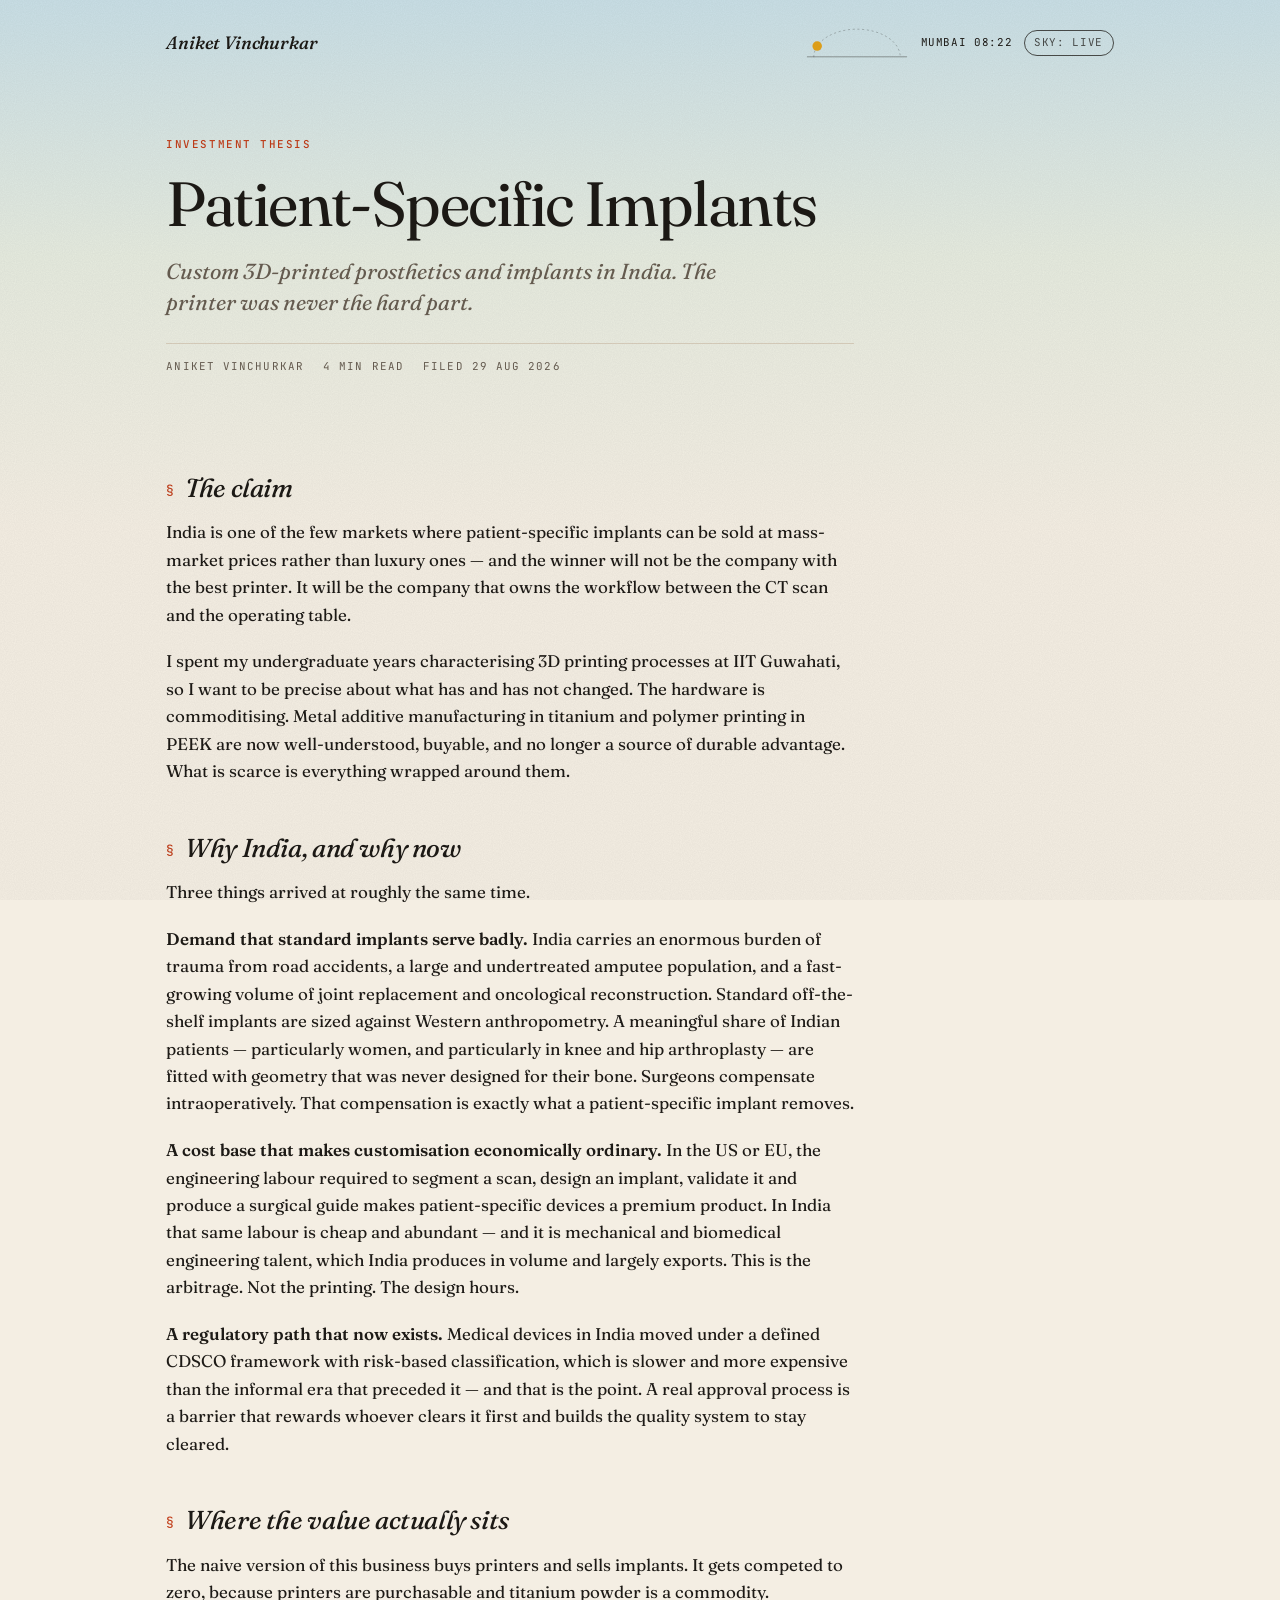
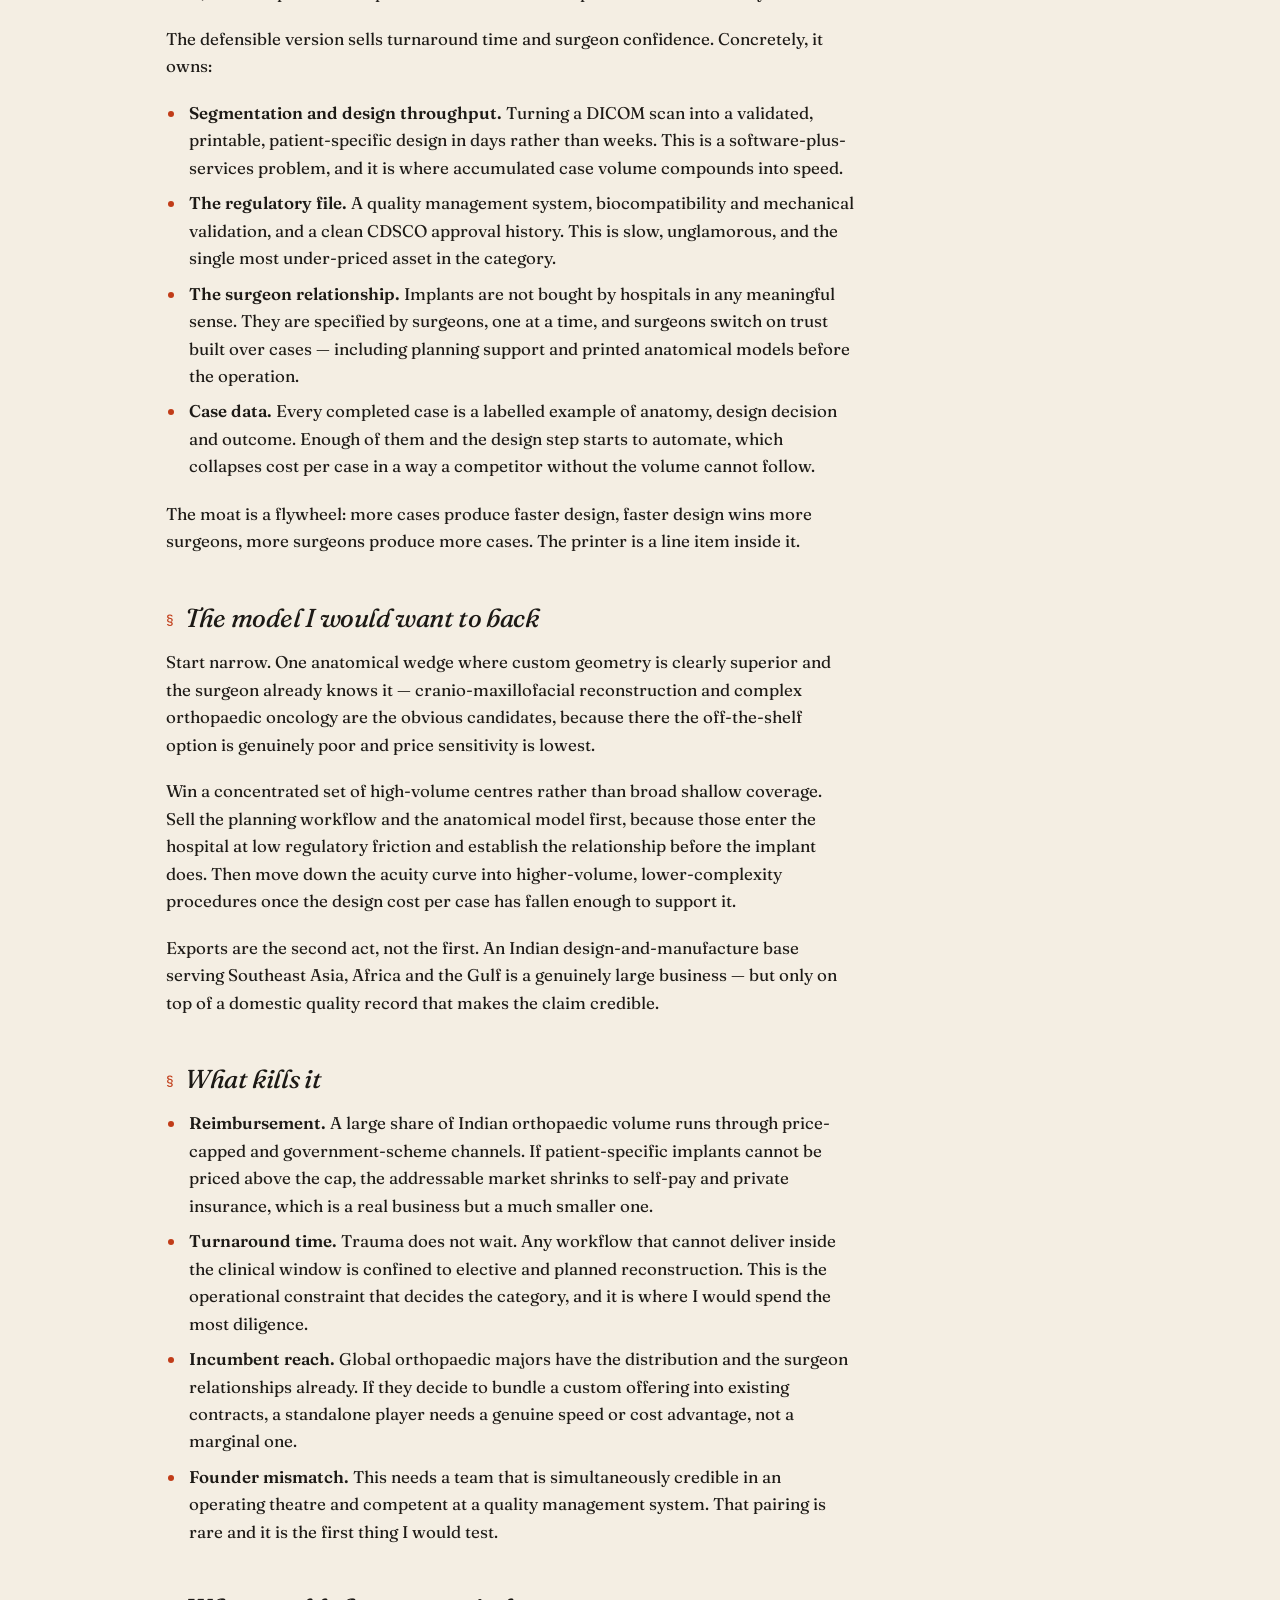
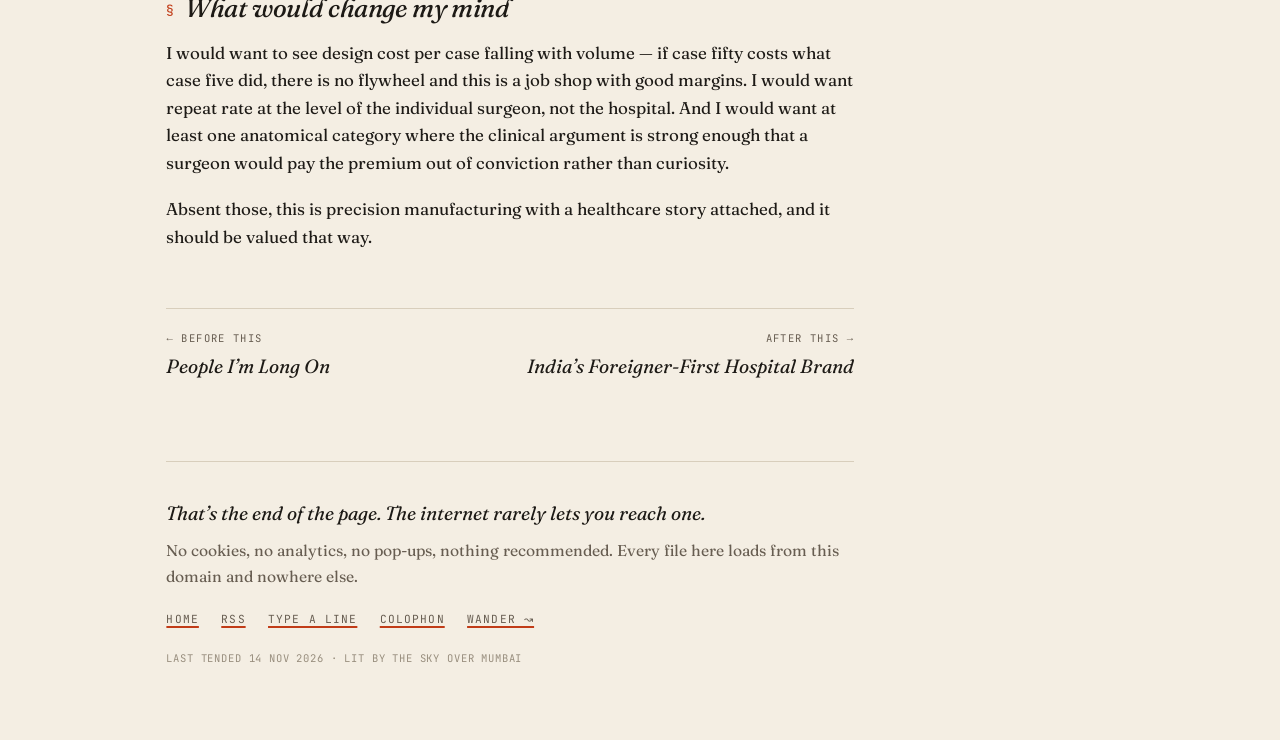
<file: theses/patient-specific-implants.html>
<!doctype html>
<!--
  Hello. If you are reading this, you opened the hood.
  There is no framework here and no build step: one stylesheet, three small scripts,
  two typefaces, all served from this domain. Nothing is watching you read.
-->
<html lang="en">
<head>
<meta charset="utf-8">
<meta name="viewport" content="width=device-width, initial-scale=1">
<title>Patient-Specific Implants &mdash; Aniket Vinchurkar</title>
<meta name="description" content="An investment thesis on custom 3D-printed prosthetics and implants in India. Why the constraint was never the printer.">
<link rel="canonical" href="https://aniketvinchurkar.com/theses/patient-specific-implants.html">
<link rel="icon" href="/favicon.svg" type="image/svg+xml">
<link rel="preload" href="/fonts/fraunces.woff2" as="font" type="font/woff2" crossorigin>
<link rel="stylesheet" href="/assets/site.css?v=1">
<script src="/assets/sky.js?v=1"></script>
<link rel="alternate" type="application/rss+xml" title="Aniket Vinchurkar" href="https://aniketvinchurkar.com/feed.xml">
<meta property="og:type" content="article">
<meta property="og:site_name" content="Aniket Vinchurkar">
<meta property="og:url" content="https://aniketvinchurkar.com/theses/patient-specific-implants.html">
<meta property="og:title" content="Patient-Specific Implants &mdash; Aniket Vinchurkar">
<meta property="og:description" content="An investment thesis on custom 3D-printed prosthetics and implants in India. Why the constraint was never the printer.">
<meta property="og:image" content="https://aniketvinchurkar.com/og/theses-patient-specific-implants.png">
<meta property="og:image:width" content="1200">
<meta property="og:image:height" content="630">
<meta name="twitter:card" content="summary_large_image">
<meta name="twitter:creator" content="@AniVinchurkar">
<meta name="twitter:image" content="https://aniketvinchurkar.com/og/theses-patient-specific-implants.png">
<script type="application/ld+json">
{
 "@context": "https://schema.org",
 "@type": "Article",
 "headline": "Patient-Specific Implants",
 "description": "An investment thesis on custom 3D-printed prosthetics and implants in India. Why the constraint was never the printer.",
 "datePublished": "2026-08-29",
 "url": "https://aniketvinchurkar.com/theses/patient-specific-implants.html",
 "image": "https://aniketvinchurkar.com/og/theses-patient-specific-implants.png",
 "author": {
  "@type": "Person",
  "name": "Aniket Vinchurkar",
  "url": "https://aniketvinchurkar.com/"
 }
}
</script>
</head>
<body>
<div class="progress" aria-hidden="true"></div>
<header class="top">
  <a class="mark" href="/">Aniket Vinchurkar</a>
  <div class="sky">
    <svg class="arc" viewBox="0 0 120 44" aria-hidden="true">
      <path class="path" d="M10 38 A50 32 0 0 1 110 38"/>
      <path class="horizon" d="M2 38 H118"/>
      <circle class="orb" r="5.5" cx="60" cy="6"/>
      <circle class="bite" r="5" cx="63" cy="4"/>
    </svg>
    <span class="clock"><span class="city">Mumbai </span><time id="clock"></time></span>
    <button class="skybtn" type="button">sky: live</button>
  </div>
</header>

<main class="wrap piece">
<article>
  <header>
    <span class="label"><b>Investment thesis</b></span>
    <h1>Patient-Specific Implants</h1>
    <p class="standfirst">Custom 3D-printed prosthetics and implants in India. The printer was never the hard part.</p>
    <p class="meta"><span>Aniket Vinchurkar</span><span>4 min read</span><span>Filed 29 Aug 2026</span></p>
  </header>

  <div class="body">
  <h2>The claim</h2>

  <p>
    India is one of the few markets where patient-specific implants can be sold at
    mass-market prices rather than luxury ones &mdash; and the winner will not be the company
    with the best printer. It will be the company that owns the workflow between the CT scan
    and the operating table.
  </p>

  <p>
    I spent my undergraduate years characterising 3D printing processes at IIT Guwahati, so
    I want to be precise about what has and has not changed. The hardware is commoditising.
    Metal additive manufacturing in titanium and polymer printing in PEEK are now
    well-understood, buyable, and no longer a source of durable advantage. What is scarce is
    everything wrapped around them.
  </p>

  <h2>Why India, and why now</h2>

  <p>
    Three things arrived at roughly the same time.
  </p>

  <p>
    <strong>Demand that standard implants serve badly.</strong> India carries an enormous
    burden of trauma from road accidents, a large and undertreated amputee population, and a
    fast-growing volume of joint replacement and oncological reconstruction. Standard
    off-the-shelf implants are sized against Western anthropometry. A meaningful share of
    Indian patients &mdash; particularly women, and particularly in knee and hip arthroplasty
    &mdash; are fitted with geometry that was never designed for their bone. Surgeons
    compensate intraoperatively. That compensation is exactly what a patient-specific implant
    removes.
  </p>

  <p>
    <strong>A cost base that makes customisation economically ordinary.</strong> In the US or
    EU, the engineering labour required to segment a scan, design an implant, validate it and
    produce a surgical guide makes patient-specific devices a premium product. In India that
    same labour is cheap and abundant &mdash; and it is mechanical and biomedical engineering
    talent, which India produces in volume and largely exports. This is the arbitrage. Not
    the printing. The design hours.
  </p>

  <p>
    <strong>A regulatory path that now exists.</strong> Medical devices in India moved under
    a defined CDSCO framework with risk-based classification, which is slower and more
    expensive than the informal era that preceded it &mdash; and that is the point. A real
    approval process is a barrier that rewards whoever clears it first and builds the quality
    system to stay cleared.
  </p>

  <h2>Where the value actually sits</h2>

  <p>
    The naive version of this business buys printers and sells implants. It gets competed to
    zero, because printers are purchasable and titanium powder is a commodity.
  </p>

  <p>
    The defensible version sells turnaround time and surgeon confidence. Concretely, it owns:
  </p>

  <ul>
    <li>
      <strong>Segmentation and design throughput.</strong> Turning a DICOM scan into a
      validated, printable, patient-specific design in days rather than weeks. This is a
      software-plus-services problem, and it is where accumulated case volume compounds into
      speed.
    </li>
    <li>
      <strong>The regulatory file.</strong> A quality management system, biocompatibility and
      mechanical validation, and a clean CDSCO approval history. This is slow, unglamorous,
      and the single most under-priced asset in the category.
    </li>
    <li>
      <strong>The surgeon relationship.</strong> Implants are not bought by hospitals in any
      meaningful sense. They are specified by surgeons, one at a time, and surgeons switch on
      trust built over cases &mdash; including planning support and printed anatomical models
      before the operation.
    </li>
    <li>
      <strong>Case data.</strong> Every completed case is a labelled example of anatomy,
      design decision and outcome. Enough of them and the design step starts to automate,
      which collapses cost per case in a way a competitor without the volume cannot follow.
    </li>
  </ul>

  <p>
    The moat is a flywheel: more cases produce faster design, faster design wins more
    surgeons, more surgeons produce more cases. The printer is a line item inside it.
  </p>

  <h2>The model I would want to back</h2>

  <p>
    Start narrow. One anatomical wedge where custom geometry is clearly superior and the
    surgeon already knows it &mdash; cranio-maxillofacial reconstruction and complex
    orthopaedic oncology are the obvious candidates, because there the off-the-shelf option
    is genuinely poor and price sensitivity is lowest.
  </p>

  <p>
    Win a concentrated set of high-volume centres rather than broad shallow coverage. Sell
    the planning workflow and the anatomical model first, because those enter the hospital at
    low regulatory friction and establish the relationship before the implant does. Then move
    down the acuity curve into higher-volume, lower-complexity procedures once the design
    cost per case has fallen enough to support it.
  </p>

  <p>
    Exports are the second act, not the first. An Indian design-and-manufacture base serving
    Southeast Asia, Africa and the Gulf is a genuinely large business &mdash; but only on top
    of a domestic quality record that makes the claim credible.
  </p>

  <h2>What kills it</h2>

  <ul>
    <li>
      <strong>Reimbursement.</strong> A large share of Indian orthopaedic volume runs through
      price-capped and government-scheme channels. If patient-specific implants cannot be
      priced above the cap, the addressable market shrinks to self-pay and private insurance,
      which is a real business but a much smaller one.
    </li>
    <li>
      <strong>Turnaround time.</strong> Trauma does not wait. Any workflow that cannot deliver
      inside the clinical window is confined to elective and planned reconstruction. This is
      the operational constraint that decides the category, and it is where I would spend the
      most diligence.
    </li>
    <li>
      <strong>Incumbent reach.</strong> Global orthopaedic majors have the distribution and
      the surgeon relationships already. If they decide to bundle a custom offering into
      existing contracts, a standalone player needs a genuine speed or cost advantage, not a
      marginal one.
    </li>
    <li>
      <strong>Founder mismatch.</strong> This needs a team that is simultaneously credible in
      an operating theatre and competent at a quality management system. That pairing is rare
      and it is the first thing I would test.
    </li>
  </ul>

  <h2>What would change my mind</h2>

  <p>
    I would want to see design cost per case falling with volume &mdash; if case fifty costs
    what case five did, there is no flywheel and this is a job shop with good margins. I
    would want repeat rate at the level of the individual surgeon, not the hospital. And I
    would want at least one anatomical category where the clinical argument is strong enough
    that a surgeon would pay the premium out of conviction rather than curiosity.
  </p>

  <p>
    Absent those, this is precision manufacturing with a healthcare story attached, and it
    should be valued that way.
  </p>
  </div>
</article>

<nav class="onward">
  <a class="prev" href="/essays/people.html"><span class="dir">&larr; Before this</span><span class="ttl">People I&rsquo;m Long On</span></a>
  <a class="next" href="/theses/medical-tourism.html"><span class="dir">After this &rarr;</span><span class="ttl">India&rsquo;s Foreigner-First Hospital Brand</span></a>
</nav>

<footer class="foot">
  <p class="end">That&rsquo;s the end of the page. The internet rarely lets you reach one.</p>
  <p>No cookies, no analytics, no pop-ups, nothing recommended. Every file here loads from this
  domain and nowhere else.</p>
  <nav>
    <a href="/">Home</a>
    <a href="/feed.xml">RSS</a>
    <a href="/typing.html">Type a line</a>
    <a href="/colophon.html">Colophon</a>
    <a href="/typing.html" data-wander>Wander &#8605;</a>
  </nav>
  <p class="tended">Last tended 14 Nov 2026 &middot; lit by the sky over Mumbai</p>
</footer>
</main>
<script src="/assets/site.js?v=1" defer></script>
</body>
</html>
</file>
<file: assets/site.css>
/* aniketvinchurkar.com
   One stylesheet, no framework. The palette has four states and the page is
   in whichever one the sky over Mumbai is in: see assets/sky.js. */

@font-face { font-family: "Fraunces"; src: url("/fonts/fraunces.woff2") format("woff2");
  font-weight: 100 900; font-style: normal; font-display: swap; }
@font-face { font-family: "Fraunces"; src: url("/fonts/fraunces-italic.woff2") format("woff2");
  font-weight: 100 900; font-style: italic; font-display: swap; }
@font-face { font-family: "JetBrains Mono"; src: url("/fonts/mono.woff2") format("woff2");
  font-weight: 100 800; font-style: normal; font-display: swap; }

:root {
  --paper: #f4eee3; --ink: #1d1a16; --soft: #675d51; --faint: #988e7e; --rule: #d8cebc;
  --accent: #c13c18; --gold: #dfa019; --wash: rgba(223,160,25,.16);
  --sky1: #c9dfe6; --sky2: #e6ebdf; --orb: #e3a21a; --ghost: rgba(29,26,22,.4);
  --serif: "Fraunces", "Iowan Old Style", "Palatino Linotype", Palatino, Georgia, serif;
  --mono: "JetBrains Mono", ui-monospace, SFMono-Regular, Menlo, Consolas, monospace;
  color-scheme: light;
}
:root[data-phase="dawn"] {
  --paper: #f7ece2; --rule: #e2cfc0; --accent: #bf4527; --gold: #e58a3c; --wash: rgba(229,138,60,.17);
  --sky1: #dcc0d6; --sky2: #f6d3b6; --orb: #f08a3e;
}
:root[data-phase="dusk"] {
  --paper: #f3e4d2; --ink: #1f1813; --soft: #6a5847; --faint: #9a8672; --rule: #dcc6ae;
  --accent: #b23314; --gold: #d9661f; --wash: rgba(217,102,31,.17);
  --sky1: #e88a55; --sky2: #f2c19b; --orb: #c9361a; --ghost: rgba(31,24,19,.42);
}
:root[data-phase="night"] {
  --paper: #12111b; --ink: #ebe3d4; --soft: #a79e8c; --faint: #777062; --rule: #2b2938;
  --accent: #f0b24a; --gold: #f0b24a; --wash: rgba(240,178,74,.13);
  --sky1: #06050c; --sky2: #171529; --orb: #efe9da; --ghost: rgba(235,227,212,.4);
  color-scheme: dark;
}
/* without JavaScript there is no sky to read, so follow the reader instead */
@media (prefers-color-scheme: dark) {
  :root:not([data-phase]) {
    --paper: #12111b; --ink: #ebe3d4; --soft: #a79e8c; --faint: #777062; --rule: #2b2938;
    --accent: #f0b24a; --gold: #f0b24a; --wash: rgba(240,178,74,.13);
    --sky1: #06050c; --sky2: #171529; --orb: #efe9da; --ghost: rgba(235,227,212,.4);
    color-scheme: dark;
  }
}

@view-transition { navigation: auto; }

*, *::before, *::after { box-sizing: border-box; }
html { -webkit-text-size-adjust: 100%; scroll-behavior: smooth; }

body {
  margin: 0;
  color: var(--ink);
  background: linear-gradient(var(--sky1), var(--sky2) 16rem, var(--paper) 33rem) no-repeat var(--paper);
  background-size: 100% 33rem;
  font-family: var(--serif);
  font-size: 19px;
  line-height: 1.62;
  font-optical-sizing: auto;
  font-kerning: normal;
  text-rendering: optimizeLegibility;
  -webkit-font-smoothing: antialiased;
  transition: color .6s ease, background-color .6s ease;
}

/* stars, only when it is actually night */
body::before {
  content: ""; position: absolute; inset: 0 0 auto 0; height: 26rem; pointer-events: none;
  opacity: 0; transition: opacity 1.2s ease;
  background-image:
    radial-gradient(1.2px 1.2px at 7% 18%, #fff 50%, transparent 51%),
    radial-gradient(1px 1px at 16% 52%, #fff 50%, transparent 51%),
    radial-gradient(1.4px 1.4px at 24% 9%, #fff 50%, transparent 51%),
    radial-gradient(1px 1px at 33% 38%, #fff 50%, transparent 51%),
    radial-gradient(1.1px 1.1px at 41% 14%, #fff 50%, transparent 51%),
    radial-gradient(1px 1px at 52% 44%, #fff 50%, transparent 51%),
    radial-gradient(1.5px 1.5px at 58% 7%, #fff 50%, transparent 51%),
    radial-gradient(1px 1px at 66% 30%, #fff 50%, transparent 51%),
    radial-gradient(1.2px 1.2px at 74% 16%, #fff 50%, transparent 51%),
    radial-gradient(1px 1px at 81% 48%, #fff 50%, transparent 51%),
    radial-gradient(1.3px 1.3px at 89% 11%, #fff 50%, transparent 51%),
    radial-gradient(1px 1px at 95% 36%, #fff 50%, transparent 51%);
  -webkit-mask-image: linear-gradient(#000 40%, transparent);
          mask-image: linear-gradient(#000 40%, transparent);
}
:root[data-phase="night"] body::before { opacity: .55; }

/* paper grain */
body::after {
  content: ""; position: fixed; inset: 0; pointer-events: none; z-index: 50; opacity: .055;
  background-image: url("data:image/svg+xml,%3Csvg xmlns='http://www.w3.org/2000/svg' width='180' height='180'%3E%3Cfilter id='n'%3E%3CfeTurbulence type='fractalNoise' baseFrequency='.9' numOctaves='2' stitchTiles='stitch'/%3E%3CfeColorMatrix values='0 0 0 0 0 0 0 0 0 0 0 0 0 0 0 0 0 0 .9 0'/%3E%3C/filter%3E%3Crect width='180' height='180' filter='url(%23n)'/%3E%3C/svg%3E");
}
:root[data-phase="night"] body::after { filter: invert(1); opacity: .04; }

.vh { position: absolute; width: 1px; height: 1px; overflow: hidden; clip: rect(0 0 0 0); white-space: nowrap; }

::selection { background: var(--gold); color: #1d1a16; }

.wrap { max-width: 62rem; margin: 0 auto; padding: 0 1.4rem; position: relative; }
.wrap > section:not(.typer), .wrap > .foot, .wrap > article, .wrap > .onward { max-width: 43rem; }

/* ---------- top strip: name, and the sky ---------- */

.top {
  display: flex; align-items: center; justify-content: space-between; gap: 1rem;
  max-width: 62rem; margin: 0 auto; padding: 1.5rem 1.4rem 0;
}
.mark {
  font-style: italic; font-size: 1.12rem; font-weight: 500; letter-spacing: -.01em;
  color: var(--ink); text-decoration: none; view-transition-name: mark;
}
.mark:hover { color: var(--accent); }

.sky { display: flex; align-items: center; gap: .7rem; font-family: var(--mono); font-size: .68rem;
  letter-spacing: .06em; text-transform: uppercase; color: var(--ink); }
.arc { width: 104px; height: 38px; overflow: visible; display: none; }
.js .arc { display: block; }
.arc .horizon { stroke: var(--ink); stroke-width: 1; opacity: .45; fill: none; }
.arc .path { stroke: var(--ink); stroke-width: 1; opacity: .3; fill: none; stroke-dasharray: 1.5 4; stroke-linecap: round; }
.arc .orb { fill: var(--orb); transition: cx 1s ease, cy 1s ease; }
.arc .bite { fill: var(--sky2); opacity: 0; transition: cx 1s ease, cy 1s ease; }
:root[data-moon] .arc .bite { opacity: 1; }
.clock time { font-variant-numeric: tabular-nums; }
.skybtn {
  display: none; appearance: none; font: inherit; letter-spacing: inherit; text-transform: inherit;
  color: var(--ink); background: transparent; border: 1px solid currentColor; border-radius: 99px;
  padding: .22rem .6rem; cursor: pointer; opacity: .75;
}
.js .skybtn { display: inline-block; }
.skybtn:hover { opacity: 1; }

/* ---------- links ---------- */

a { color: inherit; text-decoration: underline; text-decoration-color: var(--accent);
  text-decoration-thickness: 1.5px; text-underline-offset: 3px;
  background: linear-gradient(var(--wash), var(--wash)) no-repeat 0 100% / 100% 0;
  transition: background-size .18s ease; }
a:hover { background-size: 100% 100%; }
a:focus-visible, button:focus-visible { outline: 2px solid var(--accent); outline-offset: 3px; border-radius: 2px; }

.label { font-family: var(--mono); font-size: .68rem; letter-spacing: .14em; text-transform: uppercase; color: var(--soft); }

/* ---------- the line you can type ---------- */

.typer { padding: 4.2rem 0 1.2rem; cursor: text; }
.typer .label { display: block; margin-bottom: 1.3rem; }
.typer .label b { font-weight: 500; color: var(--accent); }
.line {
  font-size: clamp(2rem, 5.4vw, 4.1rem); line-height: 1.13; font-weight: 380; letter-spacing: -.022em;
  margin: 0; min-height: 2.3em;
}
.line .w { display: inline-block; white-space: nowrap; }
.line .sp { white-space: pre-wrap; }
.line .pend { color: var(--ghost); }
.line .ok { color: var(--ink); }
.line .bad { color: var(--accent); text-decoration: underline wavy var(--accent) 2px; text-underline-offset: .12em; }
.line .sp.bad { background: var(--wash); }
.line .cur { color: var(--ghost); box-shadow: inset 3px 0 0 var(--accent); }
.typer.live .line .cur { animation: caret 1.1s steps(1) infinite; }
@keyframes caret { 50% { box-shadow: inset 3px 0 0 transparent; } }
.no-js-line { color: var(--ink); }
.typer-input { position: absolute; left: -9999px; width: 1px; height: 1px; opacity: 0; }

.typer-foot {
  display: flex; flex-wrap: wrap; align-items: baseline; gap: .5rem 1.4rem; margin-top: 1.5rem; min-height: 1.8rem;
  font-family: var(--mono); font-size: .72rem; letter-spacing: .04em; color: var(--soft);
}
.typer-foot .stat b { font-weight: 500; color: var(--ink); font-variant-numeric: tabular-nums; }
.typer-foot .src { margin-left: auto; }
.typer-foot button {
  appearance: none; font: inherit; color: var(--ink); background: none; border: 0; padding: 0; cursor: pointer;
  text-decoration: underline; text-decoration-color: var(--accent); text-underline-offset: 3px;
}
.typer .verdict { font-family: var(--serif); font-style: italic; font-size: 1.15rem; letter-spacing: 0; color: var(--ink); width: 100%; }

/* ---------- the letter ---------- */

.letter { padding: 2.6rem 0 1rem; }
.letter p { margin: 0 0 1.05rem; }
.letter .hello { font-size: 1.5rem; font-style: italic; line-height: 1.3; margin-bottom: 1.2rem; }
.sig { font-style: italic; font-size: 1.45rem; margin-top: 1.6rem; }

.photo {
  float: right; width: 148px; margin: .2rem 0 1rem 1.8rem; padding: 7px 7px 26px;
  background: #fbf8f1; box-shadow: 0 1px 2px rgba(0,0,0,.18), 0 10px 24px -12px rgba(0,0,0,.45);
  transform: rotate(2.4deg); position: relative;
}
.photo img { display: block; width: 100%; height: auto; filter: saturate(.85) contrast(1.03); }
.photo::before {            /* tape */
  content: ""; position: absolute; top: -11px; left: 50%; width: 74px; height: 22px;
  transform: translateX(-50%) rotate(-3deg); background: var(--gold); opacity: .55;
}
.photo figcaption { position: absolute; left: 0; right: 0; bottom: 5px; text-align: center;
  font-family: var(--mono); font-size: .56rem; letter-spacing: .1em; text-transform: uppercase; color: #6a6054; }

@media (min-width: 66rem) {
  .letter { position: relative; }
  .photo { float: none; position: absolute; left: calc(100% + 4.5rem); top: 2.9rem; width: 178px; margin: 0; }
}

/* ---------- contents ---------- */

.shelf { padding-top: 3.2rem; }
.shelf > h2 {
  display: flex; align-items: baseline; gap: .9rem; margin: 0 0 .6rem;
  font-size: 1.7rem; font-weight: 400; font-style: italic; letter-spacing: -.015em;
}
.shelf > h2 .num { font-family: var(--mono); font-style: normal; font-size: .72rem; letter-spacing: .12em; color: var(--accent); }
.shelf > .aside { color: var(--soft); margin: 0 0 1rem; font-size: .98rem; }

.toc { list-style: none; margin: 0; padding: 0; }
.toc li { padding: 1.05rem 0 1.1rem; border-top: 1px solid var(--rule); }
.toc li:last-child { border-bottom: 1px solid var(--rule); }
.toc a { display: flex; align-items: baseline; gap: .7rem; text-decoration: none; background: none; }
.toc .t { font-size: 1.42rem; line-height: 1.25; letter-spacing: -.012em; transition: color .15s ease; }
.toc .dots { flex: 1 1 2rem; min-width: 1.5rem; border-bottom: 2px dotted var(--faint); transform: translateY(-.32em); opacity: .7; }
.toc .k { font-family: var(--mono); font-size: .66rem; letter-spacing: .12em; text-transform: uppercase; color: var(--soft); white-space: nowrap; }
.toc a:hover .t { color: var(--accent); }
.toc a:hover .dots { border-color: var(--accent); opacity: 1; }
.toc p { margin: .3rem 0 0; color: var(--soft); font-size: 1rem; line-height: 1.5; max-width: 36rem; }

/* ---------- where I've been ---------- */

.path { list-style: none; margin: 0; padding: 0; }
.path li { display: grid; grid-template-columns: 6.2rem 1fr; gap: 1rem; padding: .7rem 0; border-top: 1px solid var(--rule); }
.path li:last-child { border-bottom: 1px solid var(--rule); }
.path .y { font-family: var(--mono); font-size: .7rem; letter-spacing: .06em; color: var(--soft); padding-top: .42rem; }
.path b { font-weight: 550; }
.path span.d { color: var(--soft); }

/* ---------- write to me ---------- */

.reach .big { font-size: clamp(1.25rem, 3.6vw, 2rem); font-style: italic; letter-spacing: -.015em; word-break: break-word; }
.reach ul { list-style: none; display: flex; flex-wrap: wrap; gap: .3rem 1.5rem; margin: 1.1rem 0 0; padding: 0;
  font-family: var(--mono); font-size: .74rem; letter-spacing: .08em; text-transform: uppercase; }

/* ---------- foot ---------- */

.foot { margin-top: 5rem; padding: 2.2rem 0 4rem; border-top: 1px solid var(--rule); color: var(--soft); font-size: .98rem; }
.foot .end { font-style: italic; font-size: 1.2rem; color: var(--ink); margin: 0 0 .6rem; }
.foot p { margin: 0 0 .5rem; }
.foot nav { display: flex; flex-wrap: wrap; gap: .3rem 1.4rem; margin-top: 1.3rem;
  font-family: var(--mono); font-size: .7rem; letter-spacing: .1em; text-transform: uppercase; }
.foot .tended { font-family: var(--mono); font-size: .66rem; letter-spacing: .08em; text-transform: uppercase; color: var(--faint); margin-top: 1.4rem; }

/* ---------- a piece of writing ---------- */

.progress { position: fixed; top: 0; left: 0; height: 3px; width: 0; background: var(--accent); z-index: 60; }

.piece { padding-top: 4.6rem; }
.piece header .label { display: block; margin-bottom: 1.1rem; }
.piece header .label b { color: var(--accent); font-weight: 500; }
.piece h1 { font-size: clamp(2.3rem, 6vw, 3.9rem); line-height: 1.07; font-weight: 400; letter-spacing: -.025em; margin: 0 0 1.2rem; }
.piece .standfirst { font-size: 1.36rem; line-height: 1.42; font-style: italic; color: var(--soft); margin: 0 0 1.5rem; max-width: 36rem; }
.piece .meta { font-family: var(--mono); font-size: .68rem; letter-spacing: .1em; text-transform: uppercase; color: var(--soft);
  padding-top: .9rem; border-top: 1px solid var(--rule); display: flex; flex-wrap: wrap; gap: .2rem 1.2rem; }

.body { padding-top: 2.4rem; font-size: 1.06rem; }
.body p { margin: 0 0 1.2rem; }
.body.lead > p:first-child::first-letter {
  float: left; font-size: 4.25em; line-height: .82; font-weight: 500; padding: .08em .1em 0 0; color: var(--accent);
}
.body h2 { font-size: 1.62rem; line-height: 1.2; font-weight: 450; font-style: italic; letter-spacing: -.015em; margin: 3rem 0 .9rem; }
.body h2::before { content: "§"; font-style: normal; font-family: var(--mono); font-size: .8rem; color: var(--accent); margin-right: .7rem; vertical-align: .22em; }
.body h2.person { font-style: normal; font-size: 2rem; font-weight: 420; margin-top: 3.6rem; padding-top: 1.6rem; border-top: 1px solid var(--rule); }
.body h2.person::before { content: none; }
.body .dek { font-family: var(--mono); font-size: .72rem; letter-spacing: .06em; text-transform: uppercase; color: var(--soft); margin: -.3rem 0 1.3rem; line-height: 1.6; }
.body h3 { font-size: 1.12rem; font-weight: 600; margin: 2rem 0 .5rem; }
.body ul, .body ol { padding-left: 1.2rem; margin: 0 0 1.25rem; }
.body li { margin-bottom: .5rem; padding-left: .2rem; }
.body li::marker { color: var(--accent); }
.body strong { font-weight: 600; }
.body blockquote { margin: 2.2rem 0; padding: 0 0 0 1.4rem; border-left: 3px solid var(--accent);
  font-size: 1.6rem; line-height: 1.3; font-style: italic; letter-spacing: -.01em; }
.body hr { border: 0; margin: 2.8rem auto; text-align: center; }
.body hr::after { content: "·  ·  ·"; font-family: var(--mono); color: var(--accent); letter-spacing: .3em; }
.body .callout { margin: 2rem 0; padding: 1.15rem 1.3rem; background: var(--wash); border-left: 3px solid var(--gold); font-size: 1rem; line-height: 1.55; }
.body .callout p:last-child { margin-bottom: 0; }
.body .footnote { font-size: .92rem; color: var(--soft); line-height: 1.55; }

.onward { display: grid; grid-template-columns: 1fr 1fr; gap: 1.5rem; margin-top: 3.6rem; padding-top: 1.3rem; border-top: 1px solid var(--rule); }
.onward a { text-decoration: none; background: none; display: block; }
.onward .next { text-align: right; grid-column: 2; }
.onward .dir { display: block; font-family: var(--mono); font-size: .66rem; letter-spacing: .13em; text-transform: uppercase; color: var(--soft); margin-bottom: .25rem; }
.onward .ttl { font-size: 1.2rem; font-style: italic; line-height: 1.3; }
.onward a:hover .ttl { color: var(--accent); }

/* lines list on the typing page */
.lines { list-style: none; margin: 0; padding: 0; counter-reset: l; }
.lines li { padding: 1rem 0; border-top: 1px solid var(--rule); font-size: 1.22rem; line-height: 1.35; font-style: italic; }
.lines li small { display: block; font-style: normal; font-family: var(--mono); font-size: .66rem; letter-spacing: .1em; text-transform: uppercase; color: var(--soft); margin-top: .45rem; }

@media (max-width: 40rem) {
  body { font-size: 17.5px; }
  .top { padding-top: 1.1rem; }
  .mark { white-space: nowrap; font-size: 1.05rem; }
  .sky { gap: .45rem; font-size: .62rem; }
  .sky .city { display: none; }
  .arc { width: 50px; height: 19px; }
  .skybtn { white-space: nowrap; padding: .2rem .5rem; }
  .typer { padding-top: 3rem; }
  .typer-foot .src { margin-left: 0; width: 100%; }
  .photo { width: 112px; margin: .2rem -.2rem .8rem 1.1rem; }
  .toc a { flex-wrap: wrap; }
  .toc .dots { display: none; }
  .toc .k { width: 100%; order: -1; margin-bottom: .15rem; }
  .path li { grid-template-columns: 1fr; gap: 0; }
  .path .y { padding-top: 0; }
  .onward { grid-template-columns: 1fr; }
  .onward .next { grid-column: 1; text-align: left; }
}

@media (prefers-reduced-motion: reduce) {
  * { animation: none !important; transition: none !important; }
  html { scroll-behavior: auto; }
  @view-transition { navigation: none; }
}
</file>
